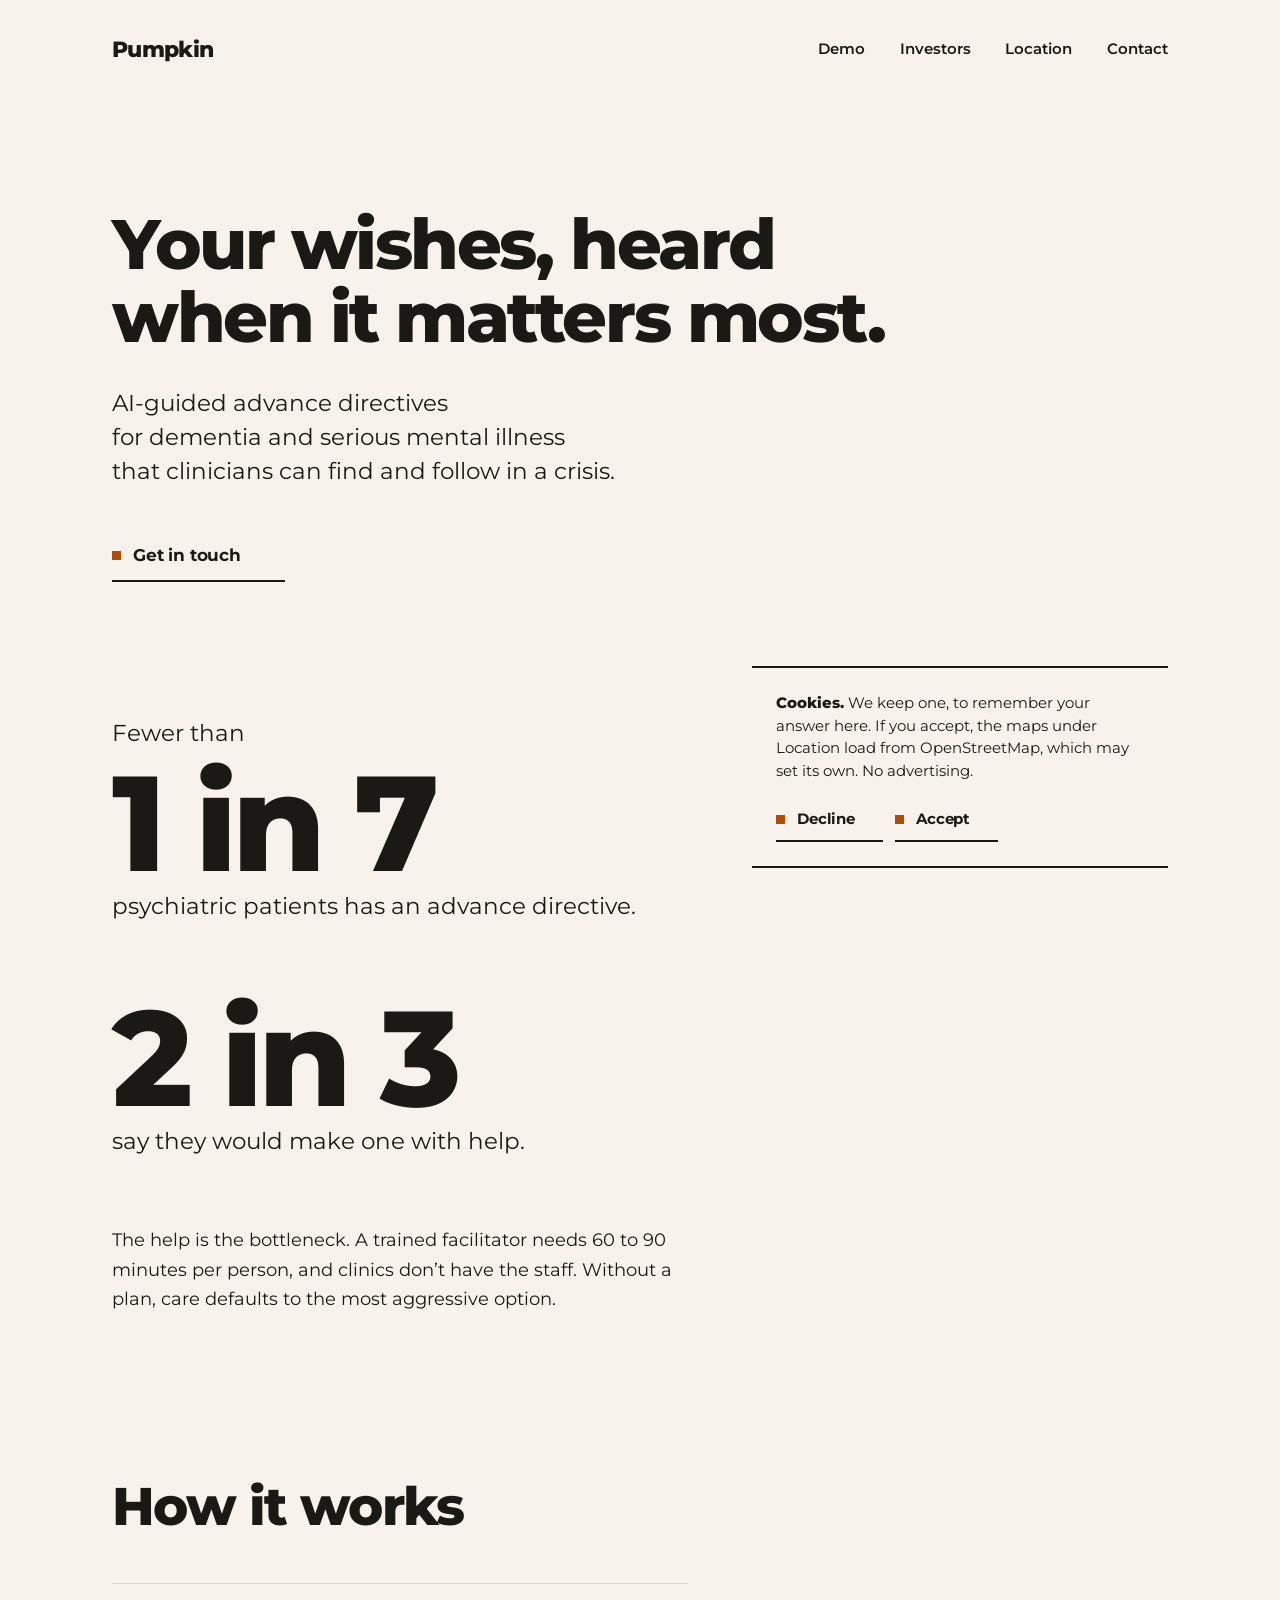
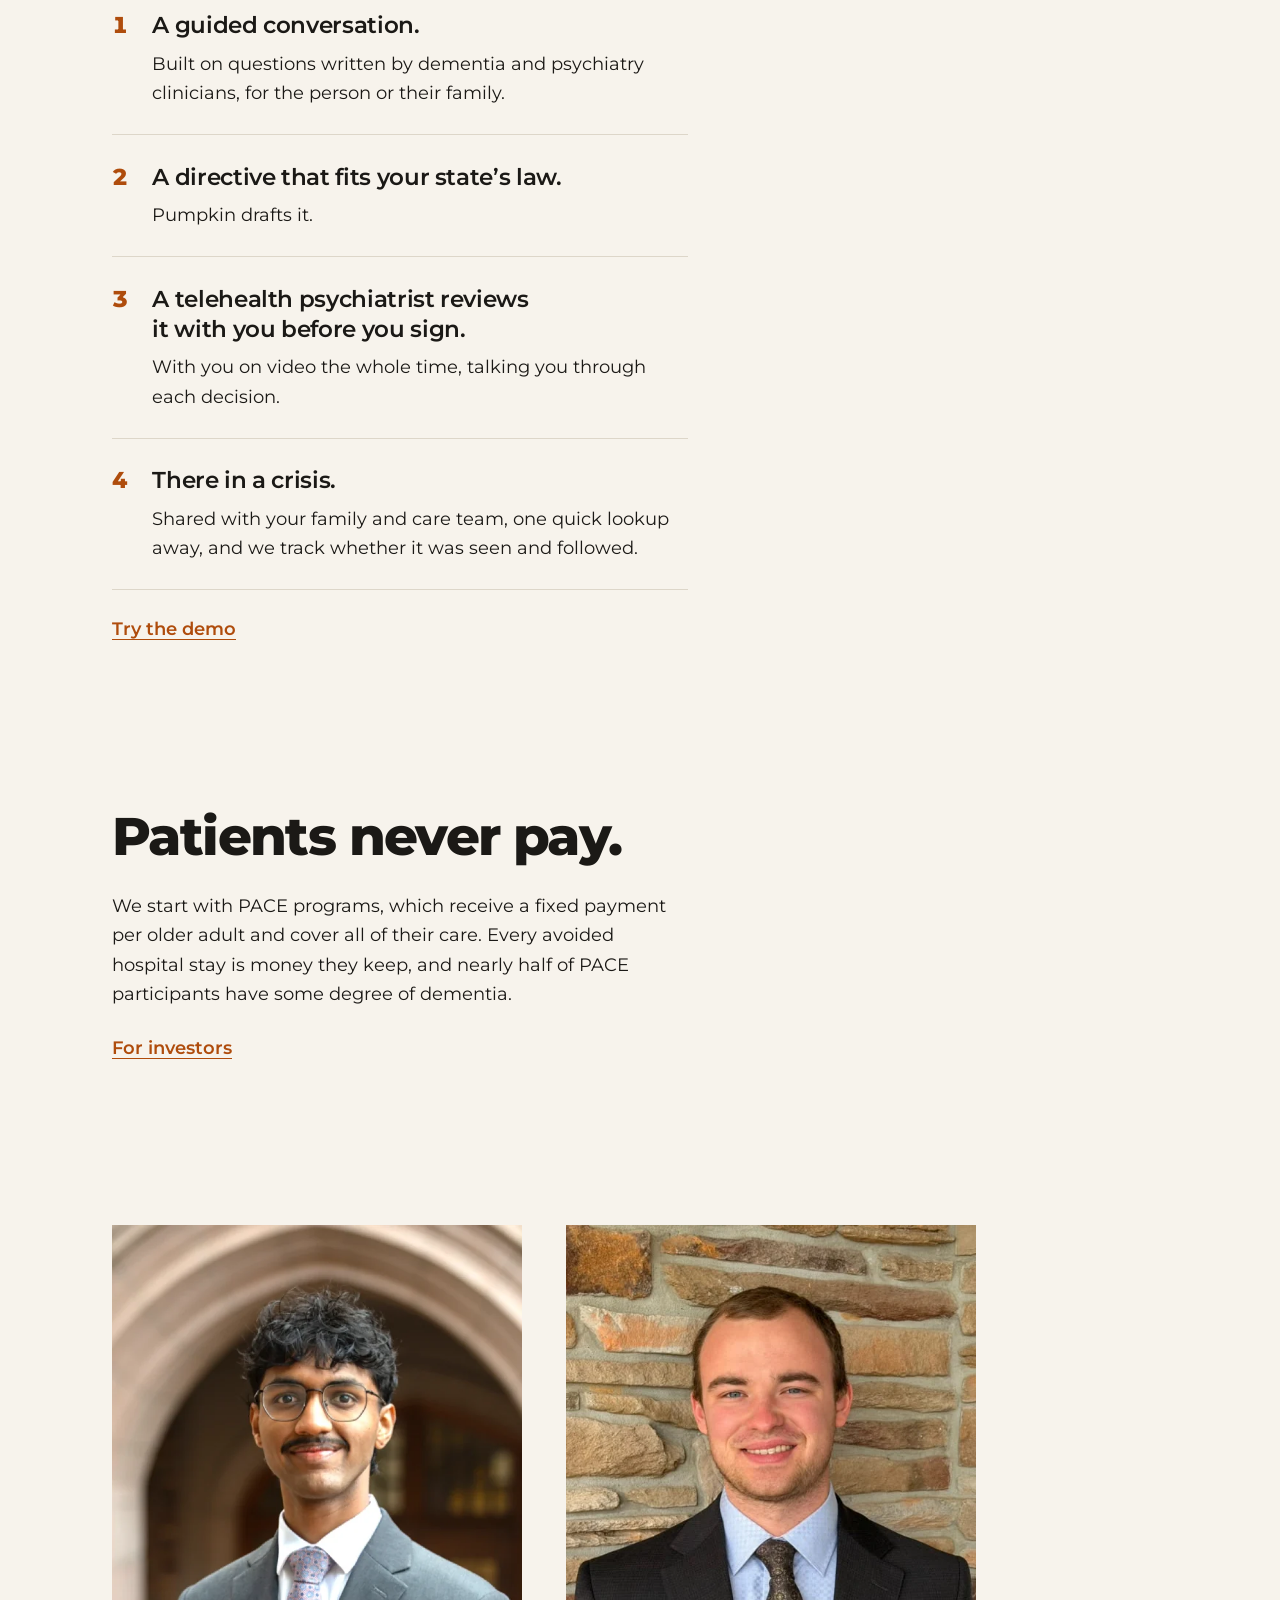
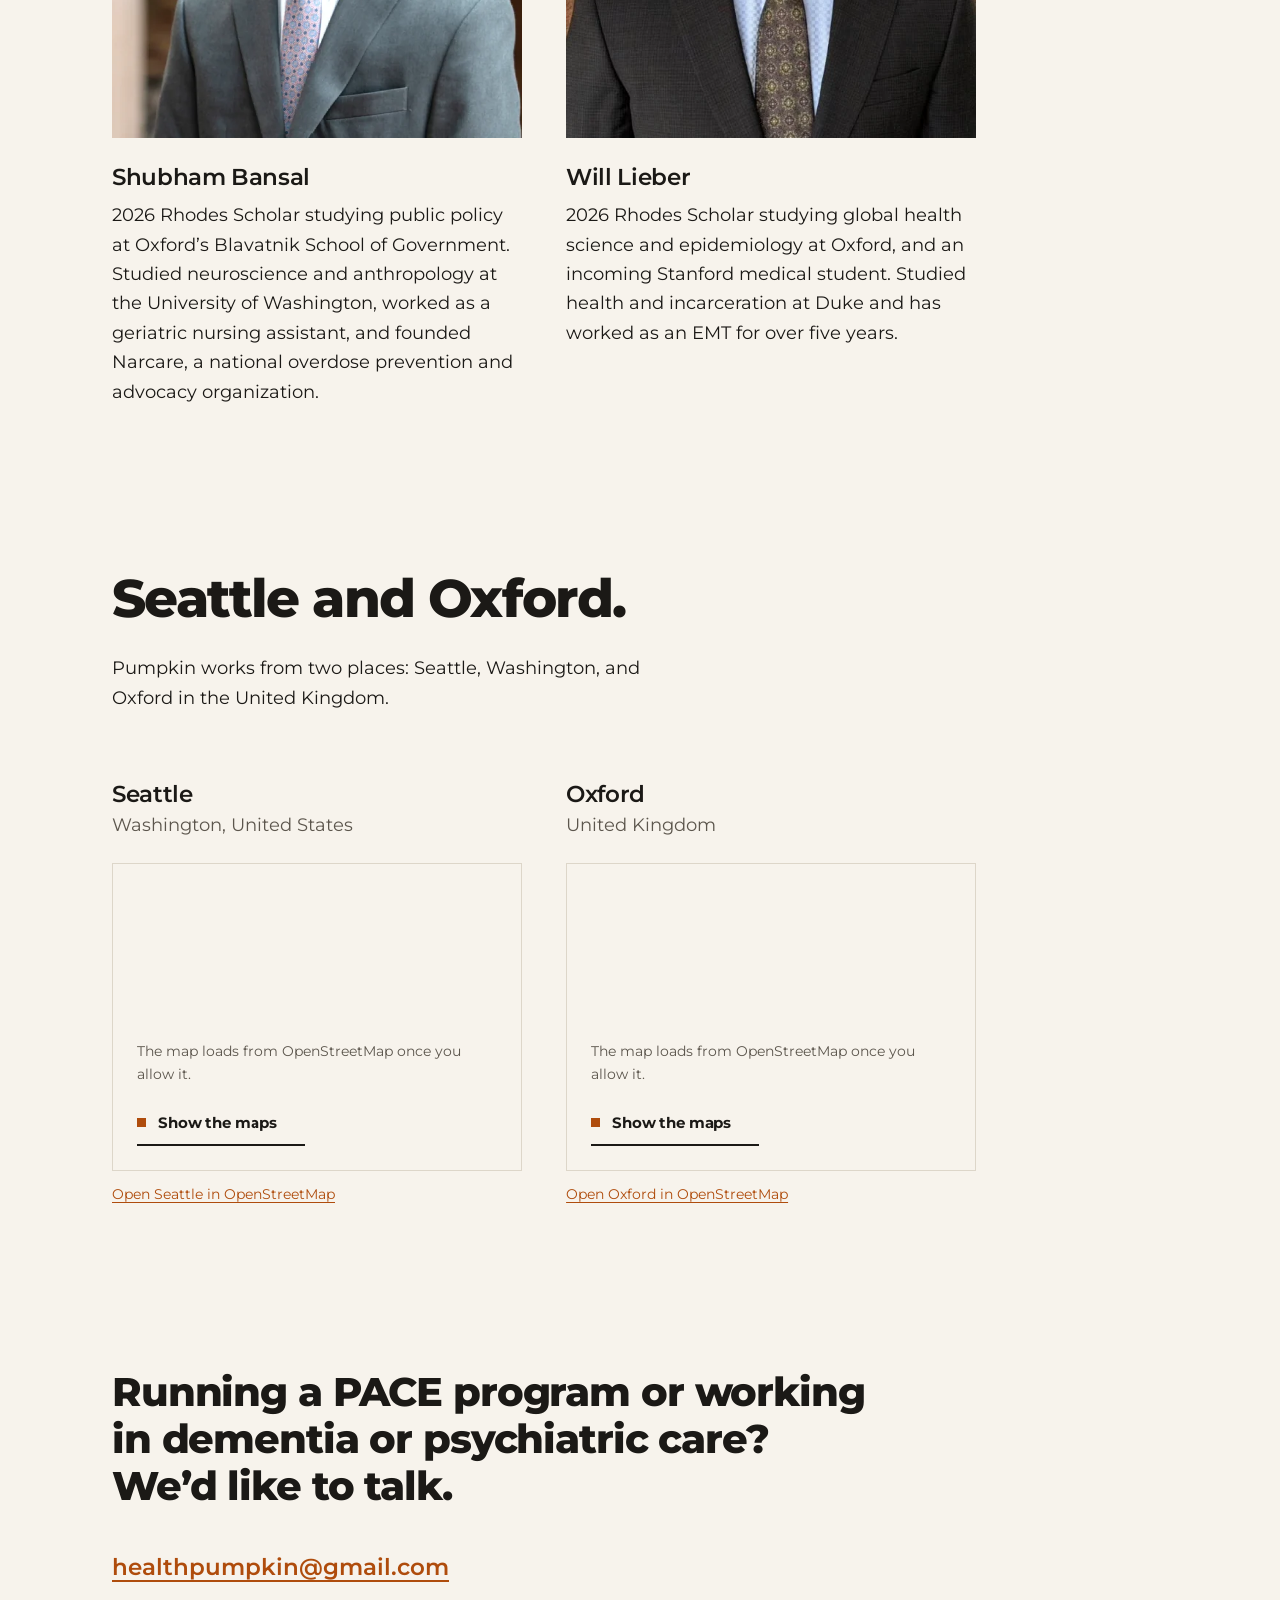
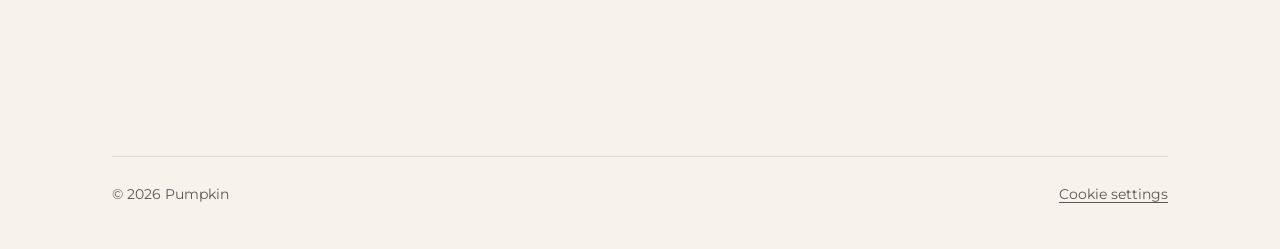
<file: index.html>
<!doctype html>
<html lang="en">
<head>
  <meta charset="utf-8">
  <meta name="viewport" content="width=device-width, initial-scale=1">
  <title>Pumpkin: Your wishes, heard when it matters most.</title>
  <meta name="description" content="AI-guided advance directives for dementia and serious mental illness that clinicians can find and follow in a crisis.">
  <meta name="color-scheme" content="light">
  <meta name="theme-color" content="#F7F3EC">
  <link rel="canonical" href="https://shubhambans.github.io/pumpkin/">
  <meta property="og:type" content="website">
  <meta property="og:url" content="https://shubhambans.github.io/pumpkin/">
  <meta property="og:title" content="Pumpkin: Your wishes, heard when it matters most.">
  <meta property="og:description" content="AI-guided advance directives for dementia and serious mental illness that clinicians can find and follow in a crisis.">
  <link rel="icon" href="data:image/svg+xml,%3Csvg xmlns='http://www.w3.org/2000/svg' viewBox='0 0 32 32'%3E%3Ccircle cx='16' cy='16' r='13' fill='%23AF4C0C'/%3E%3C/svg%3E">
  <link rel="preconnect" href="https://fonts.googleapis.com">
  <link rel="preconnect" href="https://fonts.gstatic.com" crossorigin>
  <link rel="stylesheet" href="https://fonts.googleapis.com/css2?family=Montserrat:wght@400..800&display=swap">
  <link rel="stylesheet" href="styles.css">
  <script src="site.js" defer></script>
</head>
<body>
  <a class="skip-link" href="#main">Skip to content</a>

  <header class="site-header page">
    <a class="wordmark" href="./">Pumpkin</a>
    <nav class="site-nav" aria-label="Primary">
      <ul role="list">
        <li><a href="demo.html">Demo</a></li>
        <li><a href="investors.html">Investors</a></li>
        <li><a href="#location">Location</a></li>
        <li><a href="#contact">Contact</a></li>
      </ul>
    </nav>
  </header>

  <main id="main">
    <section class="hero page" aria-labelledby="hero-title">
      <h1 id="hero-title">Your wishes, heard when it matters most.</h1>
      <p class="lead"><span>AI-guided advance directives</span> <span>for dementia and serious mental illness</span> <span>that clinicians can find and follow in a crisis.</span></p>
      <a class="button" href="mailto:healthpumpkin@gmail.com">Get in touch</a>
    </section>

    <section class="section problem page" aria-labelledby="problem-title">
      <h2 id="problem-title" class="visually-hidden">The problem</h2>
      <p class="figure">
        <span class="figure__text">Fewer than</span>
        <span class="figure__number">1 in 7</span>
        <span class="figure__text">psychiatric patients has an advance directive.</span>
      </p>
      <p class="figure">
        <span class="figure__number">2 in 3</span>
        <span class="figure__text">say they would make one with help.</span>
      </p>
      <p class="prose">The help is the bottleneck. A trained facilitator needs 60 to 90 minutes per person, and clinics don’t have the staff. Without a plan, care defaults to the most aggressive option.</p>
    </section>

    <section class="section page" id="how" aria-labelledby="how-title">
      <h2 id="how-title" class="title">How it works</h2>
      <ol class="steps" role="list">
        <li>
          <h3>A guided conversation.</h3>
          <p>Built on questions written by dementia and psychiatry clinicians, for the person or their family.</p>
        </li>
        <li>
          <h3>A directive that fits your state’s law.</h3>
          <p>Pumpkin drafts it.</p>
        </li>
        <li>
          <h3>A telehealth psychiatrist reviews it with you before you sign.</h3>
          <p>With you on video the whole time, talking you through each decision.</p>
        </li>
        <li>
          <h3>There in a crisis.</h3>
          <p>Shared with your family and care team, one quick lookup away, and we track whether it was seen and followed.</p>
        </li>
      </ol>
      <p class="more"><a href="demo.html">Try the demo</a></p>
    </section>

    <section class="section page" aria-labelledby="pays-title">
      <h2 id="pays-title" class="title">Patients never pay.</h2>
      <p class="prose">We start with PACE programs, which receive a fixed payment per older adult and cover all of their care. Every avoided hospital stay is money they keep, and nearly half of PACE participants have some degree of dementia.</p>
      <p class="more"><a href="investors.html">For investors</a></p>
    </section>

    <section class="section page" id="team" aria-labelledby="team-title">
      <h2 id="team-title" class="visually-hidden">Team</h2>
      <div class="pair">
        <article class="person">
          <img src="assets/shubham-bansal.webp" alt="Portrait of Shubham Bansal" width="640" height="800" loading="lazy" decoding="async">
          <h3 class="subhead">Shubham Bansal</h3>
          <p>2026 Rhodes Scholar studying public policy at Oxford’s Blavatnik School of Government. Studied neuroscience and anthropology at the University of Washington, worked as a geriatric nursing assistant, and founded Narcare, a national overdose prevention and advocacy organization.</p>
        </article>
        <article class="person">
          <img src="assets/will-lieber.webp" alt="Portrait of Will Lieber" width="560" height="700" loading="lazy" decoding="async">
          <h3 class="subhead">Will Lieber</h3>
          <p>2026 Rhodes Scholar studying global health science and epidemiology at Oxford, and an incoming Stanford medical student. Studied health and incarceration at Duke and has worked as an EMT for over five years.</p>
        </article>
      </div>
    </section>

    <section class="section page" id="location" aria-labelledby="location-title">
      <h2 id="location-title" class="title">Seattle and Oxford.</h2>
      <p class="prose">Pumpkin works from two places: Seattle, Washington, and Oxford in the United Kingdom.</p>
      <div class="pair">
        <article class="place">
          <h3 class="subhead">Seattle</h3>
          <p>Washington, United States</p>
          <div class="map" data-map="https://www.openstreetmap.org/export/embed.html?bbox=-122.44%2C47.53%2C-122.22%2C47.68&amp;layer=mapnik" data-map-title="Map of Seattle, Washington">
            <div class="map__ask">
              <p>The map loads from OpenStreetMap once you allow it.</p>
              <button type="button" class="button button--quiet button--small" data-map-show hidden>Show the maps</button>
            </div>
          </div>
          <p class="place__link"><a href="https://www.openstreetmap.org/#map=11/47.6062/-122.3321" rel="noopener">Open Seattle in OpenStreetMap</a></p>
        </article>
        <article class="place">
          <h3 class="subhead">Oxford</h3>
          <p>United Kingdom</p>
          <div class="map" data-map="https://www.openstreetmap.org/export/embed.html?bbox=-1.33%2C51.71%2C-1.18%2C51.79&amp;layer=mapnik" data-map-title="Map of Oxford, United Kingdom">
            <div class="map__ask">
              <p>The map loads from OpenStreetMap once you allow it.</p>
              <button type="button" class="button button--quiet button--small" data-map-show hidden>Show the maps</button>
            </div>
          </div>
          <p class="place__link"><a href="https://www.openstreetmap.org/#map=12/51.7520/-1.2577" rel="noopener">Open Oxford in OpenStreetMap</a></p>
        </article>
      </div>
    </section>

    <section class="section contact page" id="contact" aria-labelledby="contact-title">
      <h2 id="contact-title" class="statement">Running a PACE program or working in dementia or psychiatric care? <span>We’d like to talk.</span></h2>
      <p><a href="mailto:healthpumpkin@gmail.com">healthpumpkin@gmail.com</a></p>
    </section>
  </main>

  <footer class="site-footer page">
    <p>© 2026 Pumpkin</p>
    <button type="button" class="text-button" data-cookie-settings hidden>Cookie settings</button>
  </footer>
</body>
</html>
</file>
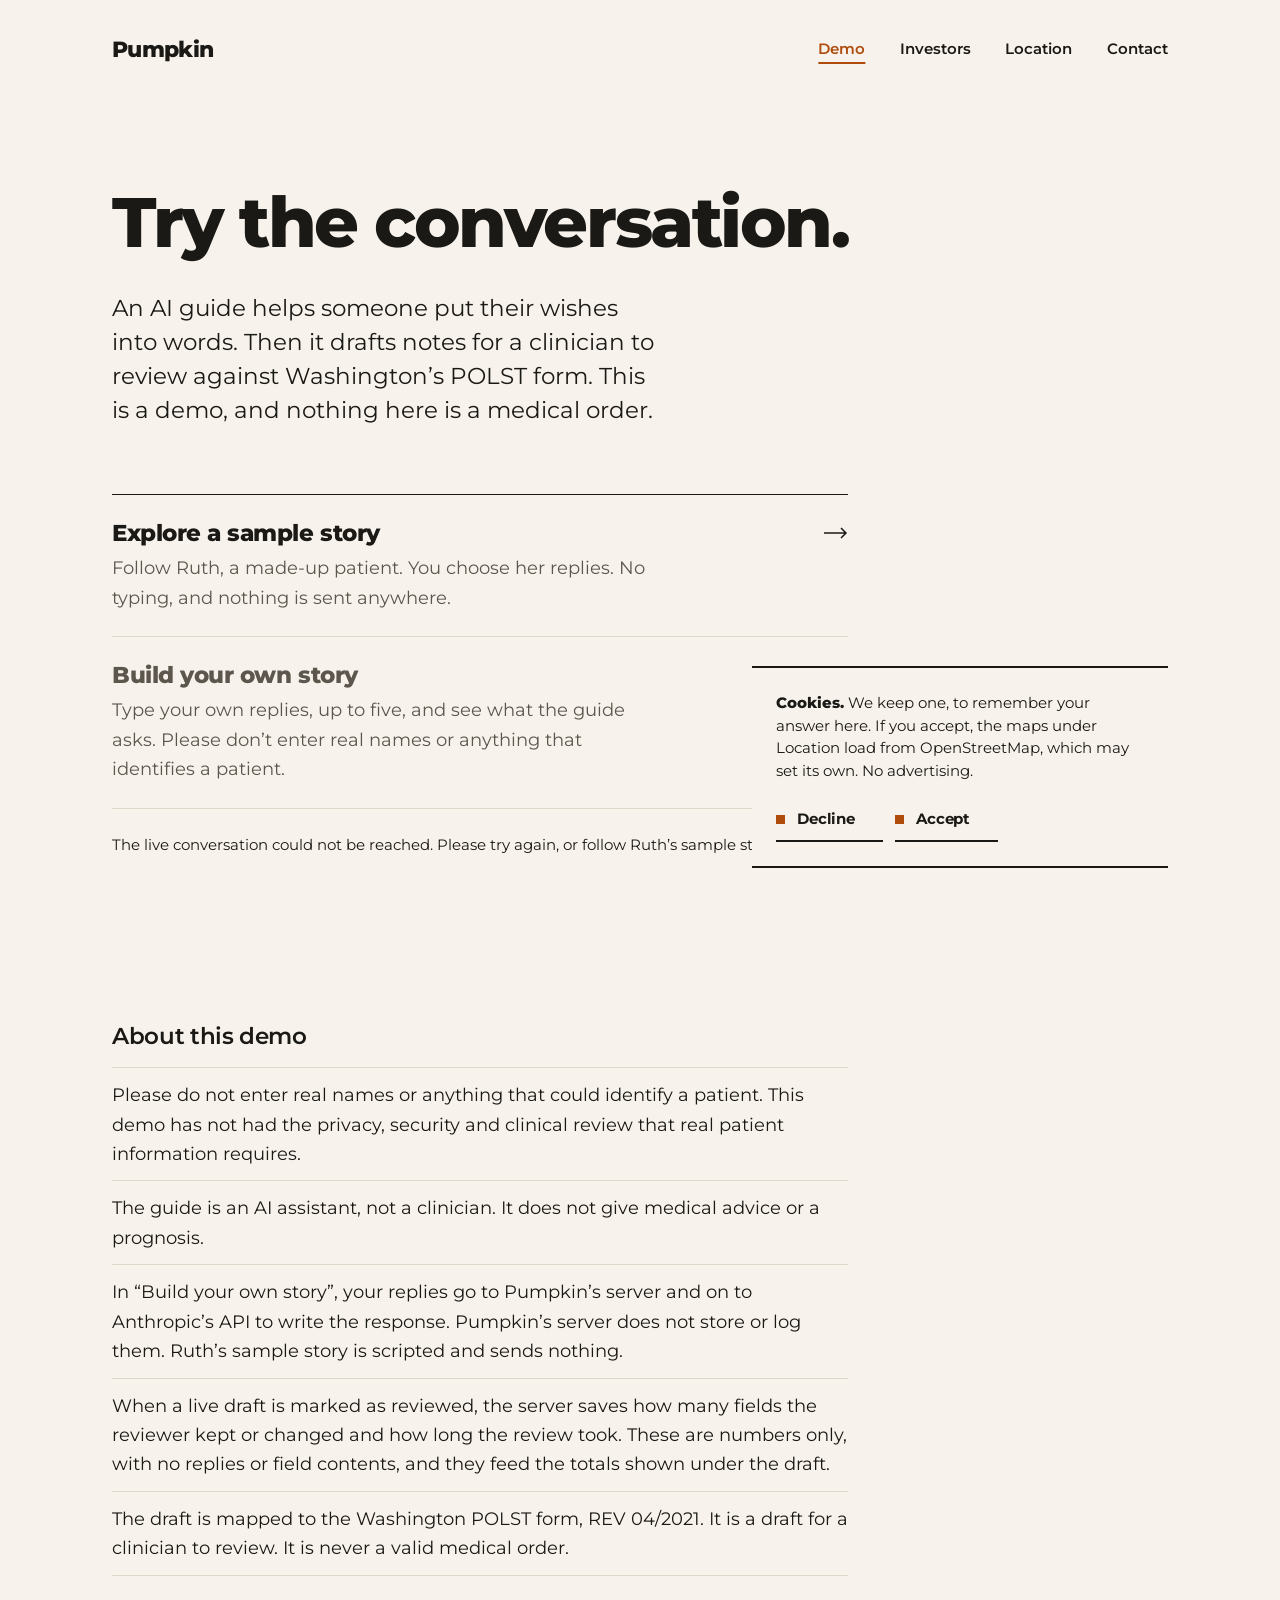
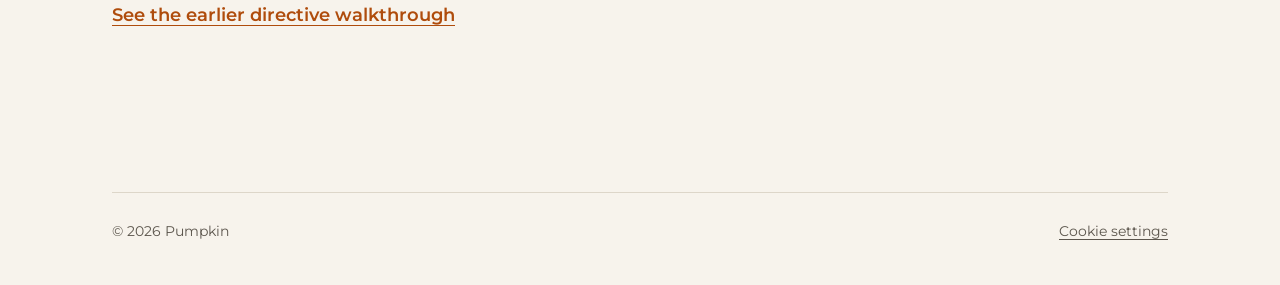
<file: demo.html>
<!doctype html>
<html lang="en">
<head>
  <meta charset="utf-8">
  <meta name="viewport" content="width=device-width, initial-scale=1">
  <title>Demo | Pumpkin</title>
  <meta name="description" content="Try the first step of a Pumpkin session: an AI guide helps someone put their wishes into words, then drafts notes for a clinician to review against Washington's POLST form. A demo, not a medical order.">
  <meta name="color-scheme" content="light">
  <meta name="theme-color" content="#F7F3EC">
  <link rel="canonical" href="https://shubhambans.github.io/pumpkin/demo.html">
  <meta property="og:type" content="website">
  <meta property="og:url" content="https://shubhambans.github.io/pumpkin/demo.html">
  <meta property="og:title" content="Demo | Pumpkin">
  <meta property="og:description" content="An AI guide helps someone put their wishes into words, then drafts notes for a clinician to review. A demo, not a medical order.">
  <link rel="icon" href="data:image/svg+xml,%3Csvg xmlns='http://www.w3.org/2000/svg' viewBox='0 0 32 32'%3E%3Ccircle cx='16' cy='16' r='13' fill='%23AF4C0C'/%3E%3C/svg%3E">
  <link rel="preconnect" href="https://fonts.googleapis.com">
  <link rel="preconnect" href="https://fonts.gstatic.com" crossorigin>
  <link rel="stylesheet" href="https://fonts.googleapis.com/css2?family=Montserrat:wght@400..800&display=swap">
  <link rel="stylesheet" href="styles.css">
  <link rel="stylesheet" href="polst.css">
  <script src="site.js" defer></script>
  <script src="config.js" defer></script>
  <script src="polst.js" defer></script>
</head>
<body class="paper">
  <a class="skip-link" href="#main">Skip to content</a>

  <header class="site-header page">
    <a class="wordmark" href="./">Pumpkin</a>
    <nav class="site-nav" aria-label="Primary">
      <ul role="list">
        <li><a href="demo.html" aria-current="page">Demo</a></li>
        <li><a href="investors.html">Investors</a></li>
        <li><a href="./#location">Location</a></li>
        <li><a href="./#contact">Contact</a></li>
      </ul>
    </nav>
  </header>

  <main id="main">
    <section class="hero hero--page page" aria-labelledby="page-title">
      <h1 id="page-title">Try the conversation.</h1>
      <p class="lead">An AI guide helps someone put their wishes into words. Then it drafts notes for a clinician to review against Washington’s POLST form. This is a demo, and nothing here is a medical order.</p>
    </section>

    <section class="section page polst" aria-label="Demo" data-polst>
      <noscript><p class="prose">This demo needs JavaScript. The <a href="directive.html">directive walkthrough</a> reads without it.</p></noscript>
    </section>

    <section class="section page polst-about" aria-labelledby="about-title">
      <h2 id="about-title" class="subhead">About this demo</h2>
      <ul class="polst-about__list" role="list">
        <li>Please do not enter real names or anything that could identify a patient. This demo has not had the privacy, security and clinical review that real patient information requires.</li>
        <li>The guide is an AI assistant, not a clinician. It does not give medical advice or a prognosis.</li>
        <li>In “Build your own story”, your replies go to Pumpkin’s server and on to Anthropic’s API to write the response. Pumpkin’s server does not store or log them. Ruth’s sample story is scripted and sends nothing.</li>
        <li>When a live draft is marked as reviewed, the server saves how many fields the reviewer kept or changed and how long the review took. These are numbers only, with no replies or field contents, and they feed the totals shown under the draft.</li>
        <li>The draft is mapped to the Washington POLST form, REV 04/2021. It is a draft for a clinician to review. It is never a valid medical order.</li>
      </ul>
      <p class="more"><a href="directive.html">See the earlier directive walkthrough</a></p>
    </section>
  </main>

  <footer class="site-footer page">
    <p>© 2026 Pumpkin</p>
    <button type="button" class="text-button" data-cookie-settings hidden>Cookie settings</button>
  </footer>
</body>
</html>
</file>
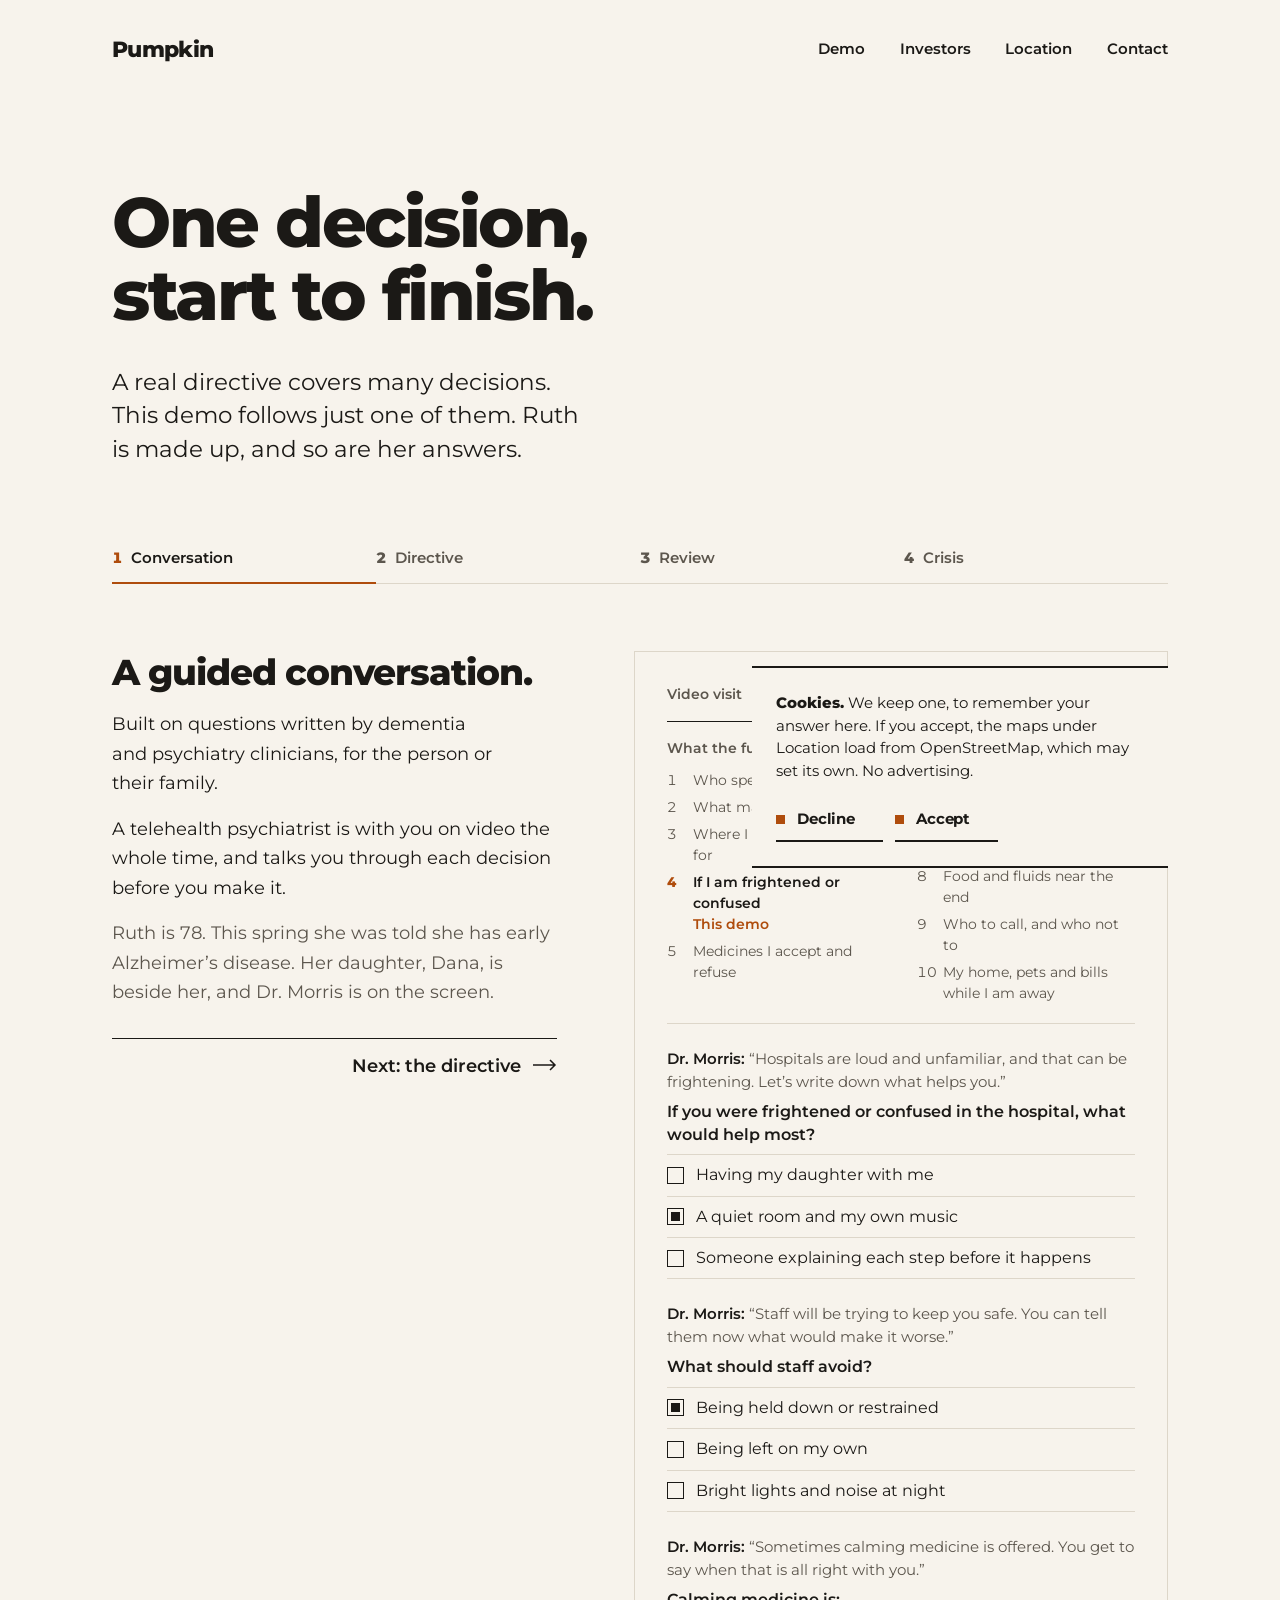
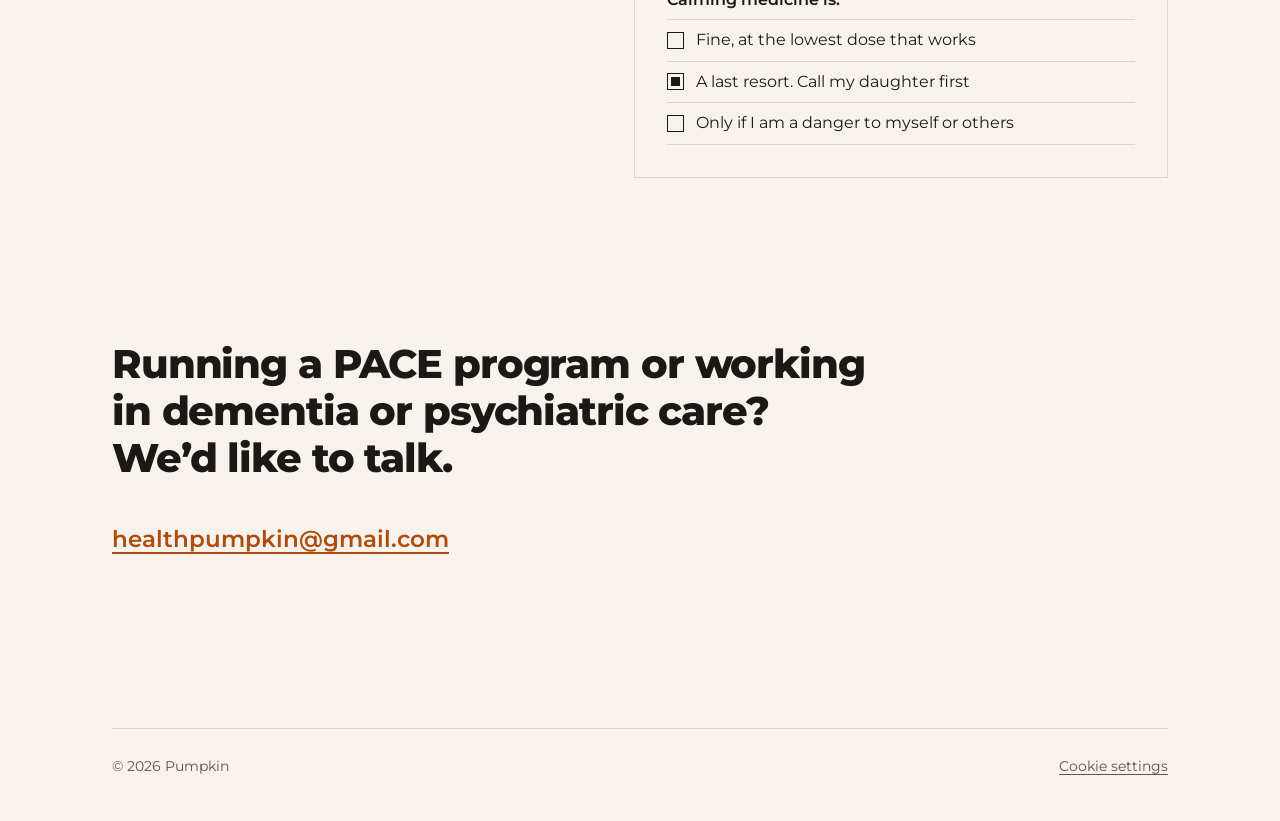
<file: directive.html>
<!doctype html>
<html lang="en">
<head>
  <meta charset="utf-8">
  <meta name="viewport" content="width=device-width, initial-scale=1">
  <title>Directive walkthrough | Pumpkin</title>
  <meta name="description" content="One decision from a Pumpkin session, start to finish: the conversation with a psychiatrist on video, the directive for your state, the review, and the night it is needed. The person and her answers are made up.">
  <meta name="color-scheme" content="light">
  <meta name="theme-color" content="#F7F3EC">
  <link rel="canonical" href="https://shubhambans.github.io/pumpkin/directive.html">
  <meta property="og:type" content="website">
  <meta property="og:url" content="https://shubhambans.github.io/pumpkin/directive.html">
  <meta property="og:title" content="Demo | Pumpkin">
  <meta property="og:description" content="One decision from a Pumpkin session, start to finish. The person and her answers are made up.">
  <link rel="icon" href="data:image/svg+xml,%3Csvg xmlns='http://www.w3.org/2000/svg' viewBox='0 0 32 32'%3E%3Ccircle cx='16' cy='16' r='13' fill='%23AF4C0C'/%3E%3C/svg%3E">
  <link rel="preconnect" href="https://fonts.googleapis.com">
  <link rel="preconnect" href="https://fonts.gstatic.com" crossorigin>
  <link rel="stylesheet" href="https://fonts.googleapis.com/css2?family=Montserrat:wght@400..800&display=swap">
  <link rel="stylesheet" href="styles.css">
  <link rel="stylesheet" href="demo.css">
  <script src="site.js" defer></script>
  <script src="demo.js" defer></script>
</head>
<body>
  <a class="skip-link" href="#main">Skip to content</a>

  <header class="site-header page">
    <a class="wordmark" href="./">Pumpkin</a>
    <nav class="site-nav" aria-label="Primary">
      <ul role="list">
        <li><a href="demo.html">Demo</a></li>
        <li><a href="investors.html">Investors</a></li>
        <li><a href="./#location">Location</a></li>
        <li><a href="./#contact">Contact</a></li>
      </ul>
    </nav>
  </header>

  <main id="main">
    <section class="hero hero--page page" aria-labelledby="page-title">
      <h1 id="page-title">One decision, start to finish.</h1>
      <p class="lead">A real directive covers many decisions. This demo follows just one of them. Ruth is made up, and so are her answers.</p>
    </section>

    <section class="section demo page" aria-label="Demo" data-demo>
      <ol class="demo__steps" role="list" hidden>
        <li><button type="button" data-go="0"><b>1</b> <span>Conversation</span></button></li>
        <li><button type="button" data-go="1"><b>2</b> <span>Directive</span></button></li>
        <li><button type="button" data-go="2"><b>3</b> <span>Review</span></button></li>
        <li><button type="button" data-go="3"><b>4</b> <span>Crisis</span></button></li>
      </ol>

      <!-- 1. The conversation -->
      <article class="demo__panel" data-panel aria-labelledby="demo-1">
        <div class="demo__side">
          <div class="demo__text">
            <h2 id="demo-1" class="statement" tabindex="-1">A guided conversation.</h2>
            <p>Built on questions written by dementia and psychiatry clinicians, for the person or their family.</p>
            <p>A telehealth psychiatrist is with you on video the whole time, and talks you through each decision before you make it.</p>
            <p class="demo__scene">Ruth is 78. This spring she was told she has early Alzheimer’s disease. Her daughter, Dana, is beside her, and Dr. Morris is on the screen.</p>
          </div>
          <div class="pager" hidden>
            <button type="button" class="pager__next" data-next>Next: the directive <svg viewBox="0 0 24 12" width="24" height="12" aria-hidden="true"><path d="M0 6h22M17 1l5 5-5 5"/></svg></button>
          </div>
        </div>
        <form class="sheet" aria-label="Sample session" data-answers>
          <div class="sheet__head">
            <p class="sheet__label">Video visit</p>
            <p class="sheet__people"><strong>Dr. Morris</strong>, psychiatrist, with Ruth and Dana</p>
          </div>

          <div class="outline">
            <p class="sheet__label">What the full conversation covers</p>
            <ol class="outline__list" role="list">
              <li>Who speaks for me</li>
              <li>What matters most to me</li>
              <li>Where I want to be cared for</li>
              <li class="is-here">If I am frightened or confused <span class="outline__here">This demo</span></li>
              <li>Medicines I accept and refuse</li>
              <li>Hospital stays and emergency care</li>
              <li>Life support and resuscitation</li>
              <li>Food and fluids near the end</li>
              <li>Who to call, and who not to</li>
              <li>My home, pets and bills while I am away</li>
            </ol>
          </div>

          <div class="part">
            <p class="says"><strong>Dr. Morris:</strong> “Hospitals are loud and unfamiliar, and that can be frightening. Let’s write down what helps you.”</p>
            <fieldset>
              <legend>If you were frightened or confused in the hospital, what would help most?</legend>
              <label class="option"><input type="radio" name="calm" value="0"> Having my daughter with me</label>
              <label class="option"><input type="radio" name="calm" value="1" checked> A quiet room and my own music</label>
              <label class="option"><input type="radio" name="calm" value="2"> Someone explaining each step before it happens</label>
            </fieldset>
          </div>

          <div class="part">
            <p class="says"><strong>Dr. Morris:</strong> “Staff will be trying to keep you safe. You can tell them now what would make it worse.”</p>
            <fieldset>
              <legend>What should staff avoid?</legend>
              <label class="option"><input type="radio" name="avoid" value="0" checked> Being held down or restrained</label>
              <label class="option"><input type="radio" name="avoid" value="1"> Being left on my own</label>
              <label class="option"><input type="radio" name="avoid" value="2"> Bright lights and noise at night</label>
            </fieldset>
          </div>

          <div class="part">
            <p class="says"><strong>Dr. Morris:</strong> “Sometimes calming medicine is offered. You get to say when that is all right with you.”</p>
            <fieldset>
              <legend>Calming medicine is:</legend>
              <label class="option"><input type="radio" name="meds" value="0"> Fine, at the lowest dose that works</label>
              <label class="option"><input type="radio" name="meds" value="1" checked> A last resort. Call my daughter first</label>
              <label class="option"><input type="radio" name="meds" value="2"> Only if I am a danger to myself or others</label>
            </fieldset>
          </div>
        </form>
      </article>

      <!-- 2. The directive -->
      <article class="demo__panel" data-panel aria-labelledby="demo-2">
        <div class="demo__side">
          <div class="demo__text">
            <h2 id="demo-2" class="statement" tabindex="-1">A directive that fits your state’s law.</h2>
            <p>Pumpkin drafts it.</p>
            <p class="demo__scene">Ruth’s words go into the form her state recognizes. Choose another state and the document changes with it: its name, the law behind it, what the person who speaks for her is called, and how it has to be signed.</p>
          </div>
          <div class="pager" hidden>
            <button type="button" class="pager__back" data-back>Back</button>
            <button type="button" class="pager__next" data-next>Next: the review <svg viewBox="0 0 24 12" width="24" height="12" aria-hidden="true"><path d="M0 6h22M17 1l5 5-5 5"/></svg></button>
          </div>
        </div>
        <div class="sheet">
          <div class="states" role="radiogroup" aria-labelledby="states-label" data-states hidden>
            <p class="sheet__label" id="states-label">Ruth lives in</p>
            <label><input type="radio" name="state" value="Washington" checked> Washington</label>
            <label><input type="radio" name="state" value="Oregon"> Oregon</label>
            <label><input type="radio" name="state" value="California"> California</label>
            <label><input type="radio" name="state" value="Texas"> Texas</label>
            <label><input type="radio" name="state" value="New York"> New York</label>
            <label><input type="radio" name="state" value="Florida"> Florida</label>
          </div>
          <p class="doc__law"><span data-state-law>RCW 70.122</span>, <span data-status>draft</span></p>
          <h3 class="doc__title" data-state-title>Health Care Directive</h3>
          <p class="doc__who">Ruth A.</p>
          <dl class="wishes">
            <div>
              <dt data-state-voice>My health care agent</dt>
              <dd>My daughter, Dana.</dd>
            </div>
            <div>
              <dt>If I am frightened or confused</dt>
              <dd data-wish="calm">Please give me a quiet room and play my own music.</dd>
              <dd data-wish="avoid">Do not hold me down or restrain me.</dd>
              <dd data-wish="meds">Calming medicine is a last resort. Call my daughter first.</dd>
            </div>
            <div class="wishes__rest">
              <dt>Eight more sections</dt>
              <dd>Left out of this demo.</dd>
            </div>
            <div>
              <dt>To be valid in <span data-state-name>Washington</span></dt>
              <dd data-state-signing>Signed before two witnesses or a notary.</dd>
              <dd data-state-note>Wishes about psychiatric care can go in a separate Mental Health Advance Directive.</dd>
            </div>
          </dl>
          <p class="sheet__note">Simplified for this demo. Not legal advice.</p>
        </div>
      </article>

      <!-- 3. The review -->
      <article class="demo__panel" data-panel aria-labelledby="demo-3">
        <div class="demo__side">
          <div class="demo__text">
            <h2 id="demo-3" class="statement" tabindex="-1">A telehealth psychiatrist reviews it with you before you sign.</h2>
            <p class="demo__scene">Dr. Morris has been on the call from the first question. Before anything is signed she reads the directive back, asks Ruth to explain each choice in her own words, and answers Dana’s questions.</p>
          </div>
          <div class="pager" hidden>
            <button type="button" class="pager__back" data-back>Back</button>
            <button type="button" class="pager__next" data-next>Next: the crisis <svg viewBox="0 0 24 12" width="24" height="12" aria-hidden="true"><path d="M0 6h22M17 1l5 5-5 5"/></svg></button>
          </div>
        </div>
        <div class="sheet">
          <p class="sheet__label">Review with Dr. Morris, psychiatrist</p>
          <ul class="checks" role="list">
            <li>Read back in plain language</li>
            <li>Ruth explains each choice in her own words</li>
            <li>Dana’s questions answered</li>
            <li>Ruth confirms these are her wishes</li>
          </ul>
          <button type="button" class="signline" data-sign hidden>Sign here</button>
          <p class="signline signline--done" data-signed><strong>Ruth A.</strong></p>
          <p class="sheet__note" data-signed-note>Signed on the call with Dr. Morris. Then, as <span data-state-name>Washington</span> requires: <span data-state-rule>two witnesses or a notary</span>.</p>
        </div>
      </article>

      <!-- 4. The crisis -->
      <article class="demo__panel" data-panel aria-labelledby="demo-4">
        <div class="demo__side">
          <div class="demo__text">
            <h2 id="demo-4" class="statement" tabindex="-1">There in a crisis.</h2>
            <p>Shared with your family and care team, one quick lookup away, and we track whether it was seen and followed.</p>
            <p class="demo__scene">Three months later, 2:10 am. Ruth is brought to an emergency department across town, frightened and unable to say why she is there. Dana’s phone is off. No one on shift has met her.</p>
            <p class="demo__stakes">Without a plan, care defaults to the most aggressive option.</p>
          </div>
          <div class="pager" hidden>
            <button type="button" class="pager__back" data-back>Back</button>
            <button type="button" class="pager__next" data-restart>Start over</button>
          </div>
        </div>
        <div class="sheet">
          <p class="sheet__label">Emergency department, 2:10 am</p>
          <div class="lookup">
            <p class="lookup__who">Ruth A., 78</p>
            <button type="button" class="lookup__go" data-lookup hidden>Look her up</button>
          </div>
          <p class="sheet__found"><span data-unknown hidden>Nothing on file. No one here knows her.</span><span data-found>Advance directive on file, reviewed and signed.</span></p>
          <dl class="known">
            <div>
              <dt>Who can speak for her</dt>
              <dd><span data-unknown hidden>Not known</span><span data-found>Dana, her daughter. Call first.</span></dd>
            </div>
            <div>
              <dt>What calms her</dt>
              <dd><span data-unknown hidden>Not known</span><span data-found data-team="calm">A quiet room and her own music.</span></dd>
            </div>
            <div>
              <dt>What to avoid</dt>
              <dd><span data-unknown hidden>Not known</span><span data-found data-team="avoid">Holding her down or restraining her.</span></dd>
            </div>
            <div>
              <dt>Calming medicine</dt>
              <dd><span data-unknown hidden>Not known</span><span data-found data-team="meds">A last resort. Call her daughter first.</span></dd>
            </div>
          </dl>
          <dl class="log" data-result>
            <div>
              <dt>Shared with</dt>
              <dd>Dana and Ruth’s care team</dd>
            </div>
            <div>
              <dt>Seen</dt>
              <dd>2:14 am, by the emergency clinician</dd>
            </div>
            <div>
              <dt>Followed</dt>
              <dd>Yes</dd>
            </div>
          </dl>
        </div>
      </article>
    </section>

    <section class="section contact page" aria-labelledby="contact-title">
      <h2 id="contact-title" class="statement">Running a PACE program or working in dementia or psychiatric care? <span>We’d like to talk.</span></h2>
      <p><a href="mailto:healthpumpkin@gmail.com">healthpumpkin@gmail.com</a></p>
    </section>
  </main>

  <footer class="site-footer page">
    <p>© 2026 Pumpkin</p>
    <button type="button" class="text-button" data-cookie-settings hidden>Cookie settings</button>
  </footer>
</body>
</html>
</file>
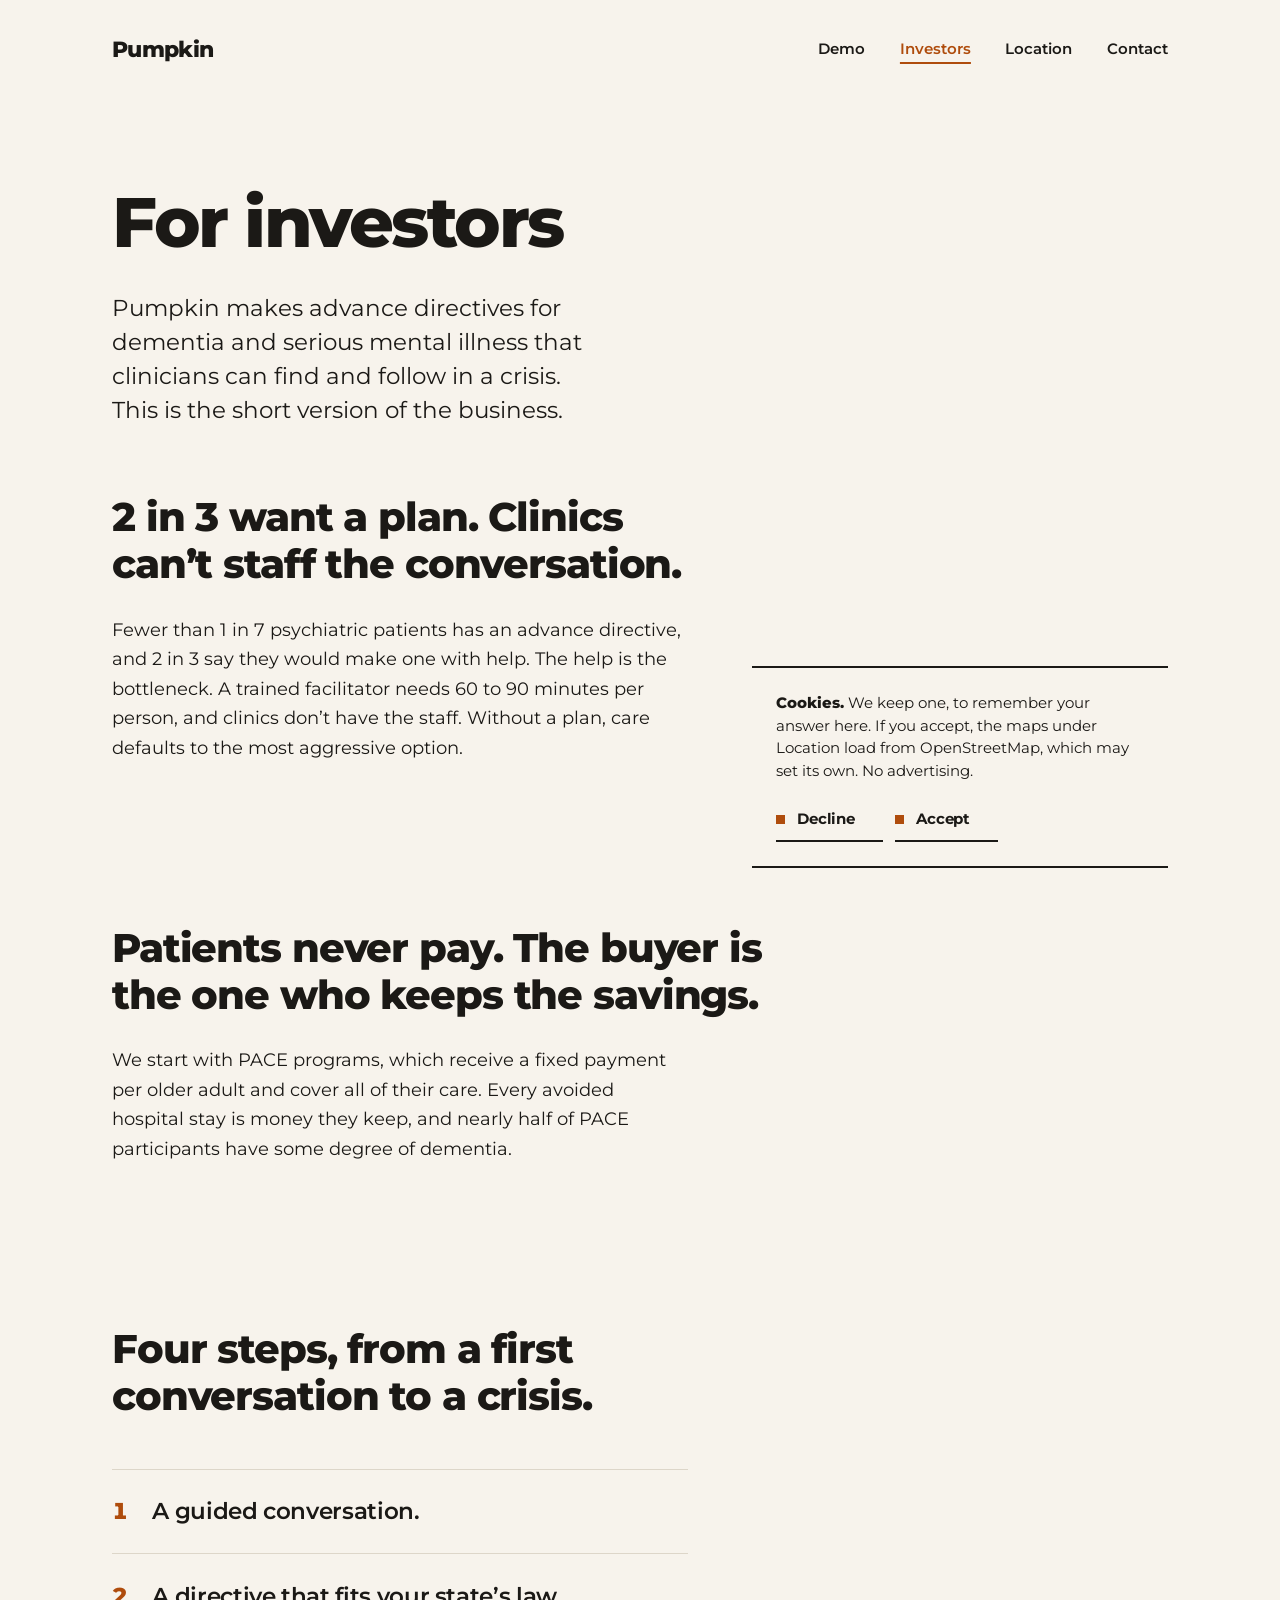
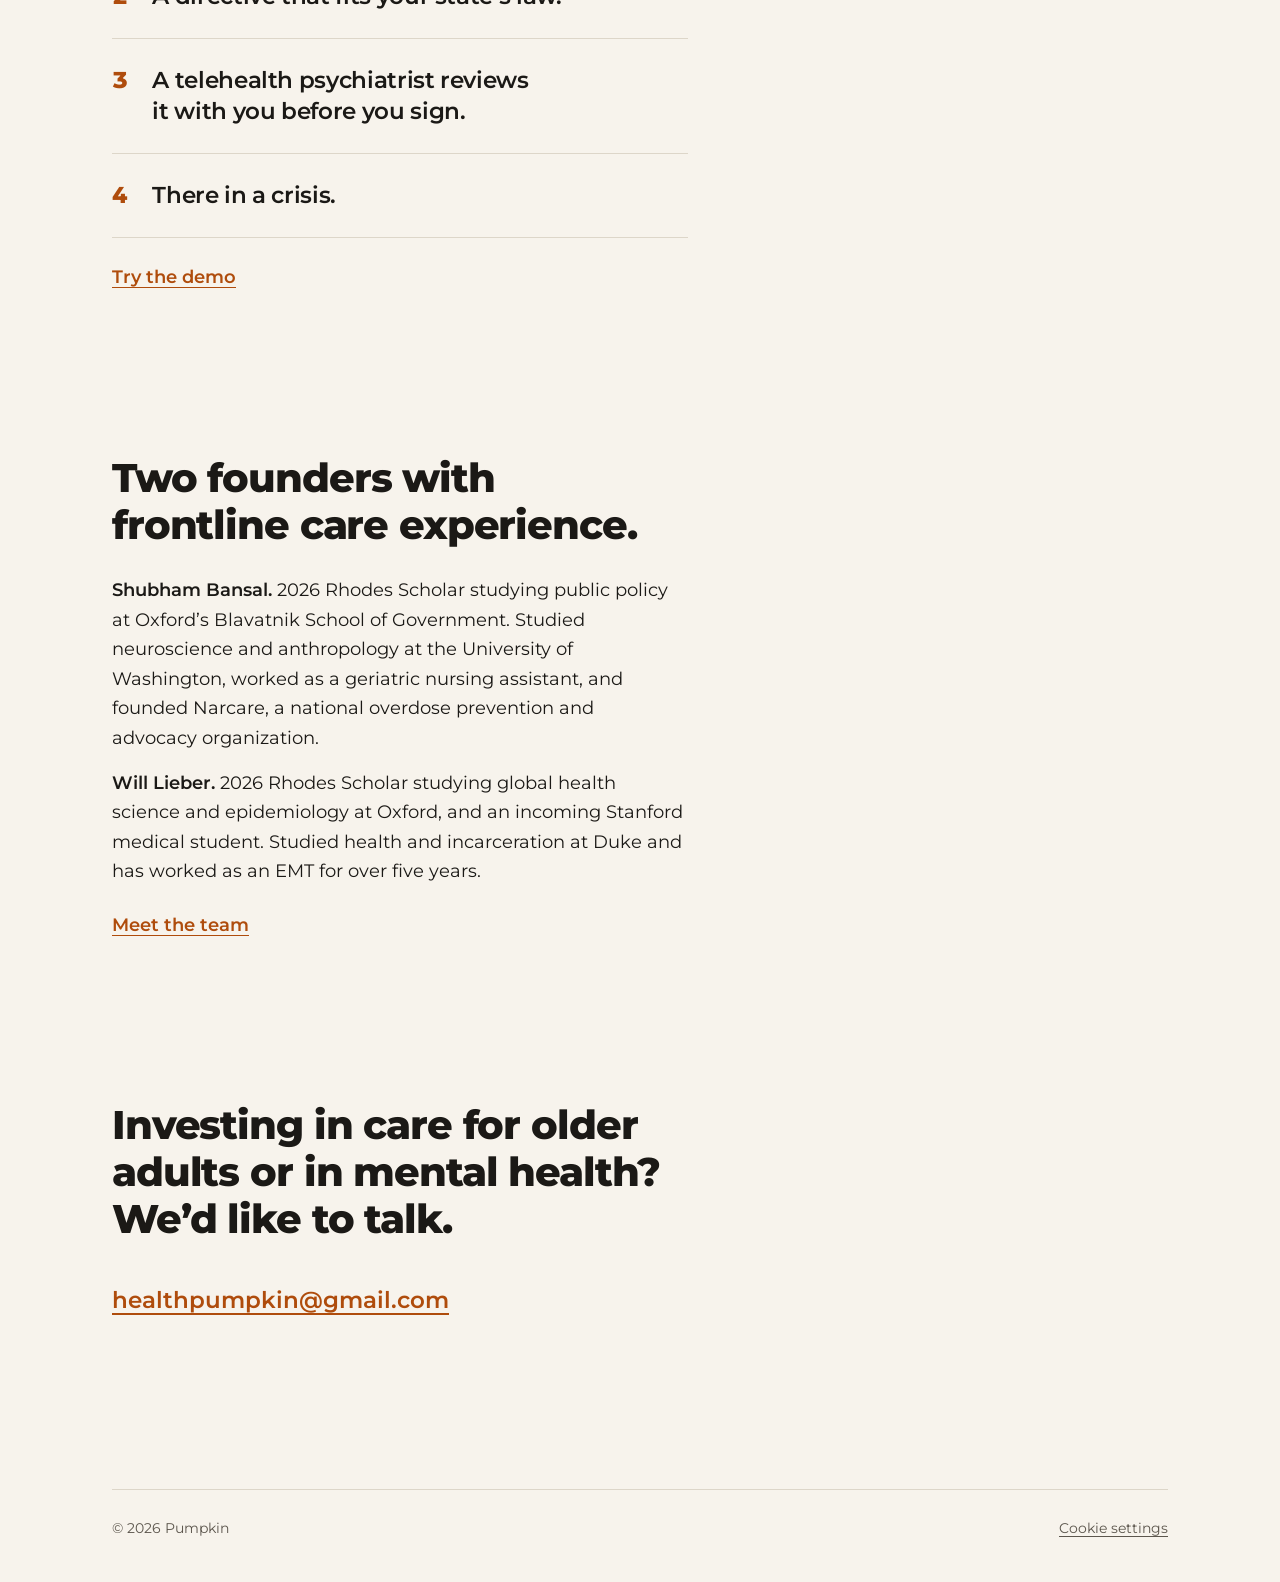
<file: investors.html>
<!doctype html>
<html lang="en">
<head>
  <meta charset="utf-8">
  <meta name="viewport" content="width=device-width, initial-scale=1">
  <title>For investors | Pumpkin</title>
  <meta name="description" content="The short version of the business: the gap in advance care planning, who pays, how Pumpkin works, and the team.">
  <meta name="color-scheme" content="light">
  <meta name="theme-color" content="#F7F3EC">
  <link rel="canonical" href="https://shubhambans.github.io/pumpkin/investors.html">
  <meta property="og:type" content="website">
  <meta property="og:url" content="https://shubhambans.github.io/pumpkin/investors.html">
  <meta property="og:title" content="For investors | Pumpkin">
  <meta property="og:description" content="The short version of the business: the gap in advance care planning, who pays, how Pumpkin works, and the team.">
  <link rel="icon" href="data:image/svg+xml,%3Csvg xmlns='http://www.w3.org/2000/svg' viewBox='0 0 32 32'%3E%3Ccircle cx='16' cy='16' r='13' fill='%23AF4C0C'/%3E%3C/svg%3E">
  <link rel="preconnect" href="https://fonts.googleapis.com">
  <link rel="preconnect" href="https://fonts.gstatic.com" crossorigin>
  <link rel="stylesheet" href="https://fonts.googleapis.com/css2?family=Montserrat:wght@400..800&display=swap">
  <link rel="stylesheet" href="styles.css">
  <script src="site.js" defer></script>
</head>
<body>
  <a class="skip-link" href="#main">Skip to content</a>

  <header class="site-header page">
    <a class="wordmark" href="./">Pumpkin</a>
    <nav class="site-nav" aria-label="Primary">
      <ul role="list">
        <li><a href="demo.html">Demo</a></li>
        <li><a href="investors.html" aria-current="page">Investors</a></li>
        <li><a href="./#location">Location</a></li>
        <li><a href="./#contact">Contact</a></li>
      </ul>
    </nav>
  </header>

  <main id="main">
    <section class="hero hero--page page" aria-labelledby="page-title">
      <h1 id="page-title">For investors</h1>
      <p class="lead">Pumpkin makes advance directives for dementia and serious mental illness that clinicians can find and follow in a crisis. This is the short version of the business.</p>
    </section>

    <section class="section page" aria-labelledby="gap-title">
      <h2 id="gap-title" class="statement">2 in 3 want a plan. Clinics can’t staff the conversation.</h2>
      <p class="prose">Fewer than 1 in 7 psychiatric patients has an advance directive, and 2 in 3 say they would make one with help. The help is the bottleneck. A trained facilitator needs 60 to 90 minutes per person, and clinics don’t have the staff. Without a plan, care defaults to the most aggressive option.</p>
    </section>

    <section class="section page" aria-labelledby="buyer-title">
      <h2 id="buyer-title" class="statement">Patients never pay. The buyer is the one who keeps the savings.</h2>
      <p class="prose">We start with PACE programs, which receive a fixed payment per older adult and cover all of their care. Every avoided hospital stay is money they keep, and nearly half of PACE participants have some degree of dementia.</p>
    </section>

    <section class="section page" aria-labelledby="product-title">
      <h2 id="product-title" class="statement">Four steps, from a first conversation to a crisis.</h2>
      <ol class="steps" role="list">
        <li><h3>A guided conversation.</h3></li>
        <li><h3>A directive that fits your state’s law.</h3></li>
        <li><h3>A telehealth psychiatrist reviews it with you before you sign.</h3></li>
        <li><h3>There in a crisis.</h3></li>
      </ol>
      <p class="more"><a href="demo.html">Try the demo</a></p>
    </section>

    <section class="section page" aria-labelledby="founders-title">
      <h2 id="founders-title" class="statement">Two founders with frontline care experience.</h2>
      <p class="prose"><strong>Shubham Bansal.</strong> 2026 Rhodes Scholar studying public policy at Oxford’s Blavatnik School of Government. Studied neuroscience and anthropology at the University of Washington, worked as a geriatric nursing assistant, and founded Narcare, a national overdose prevention and advocacy organization.</p>
      <p class="prose"><strong>Will Lieber.</strong> 2026 Rhodes Scholar studying global health science and epidemiology at Oxford, and an incoming Stanford medical student. Studied health and incarceration at Duke and has worked as an EMT for over five years.</p>
      <p class="more"><a href="./#team">Meet the team</a></p>
    </section>

    <section class="section contact page" aria-labelledby="contact-title">
      <h2 id="contact-title" class="statement">Investing in care for older adults or in mental health? <span>We’d like to talk.</span></h2>
      <p><a href="mailto:healthpumpkin@gmail.com?subject=Investor%20conversation">healthpumpkin@gmail.com</a></p>
    </section>
  </main>

  <footer class="site-footer page">
    <p>© 2026 Pumpkin</p>
    <button type="button" class="text-button" data-cookie-settings hidden>Cookie settings</button>
  </footer>
</body>
</html>
</file>
<file: styles.css>
/* Pumpkin
   One typeface (Montserrat), one accent, one left axis. Shared by every page.
   The rules that keep it plain (no fills, no rounded corners) are at the end. */

/* Metric-matched fallback, so text does not jump when Montserrat arrives. */
@font-face {
  font-family: "Montserrat Fallback";
  src: local("Arial");
  size-adjust: 113%;
  ascent-override: 85.7%;
  descent-override: 22.2%;
  line-gap-override: 0%;
}

:root {
  color-scheme: light;

  /* Colour */
  --paper: #F7F3EC;
  --sheet: #FFFDF9;
  --ink: #1B1916;
  --ink-lift: #3A352E;
  --ink-soft: #5C564D;
  --accent: #AF4C0C;
  --accent-deep: #8C3B08;
  --rule: #DDD6C9;

  /* Type. A perfect fourth from an 18px body: 14, 18, 24, 43, 57, 76, 135. */
  --font: "Montserrat", "Montserrat Fallback", "Helvetica Neue", Arial, sans-serif;
  --fs-small: 0.875rem;
  --fs-body: clamp(1.0625rem, 1.0405rem + 0.094vw, 1.125rem);
  --fs-lead: clamp(1.25rem, 1.162rem + 0.376vw, 1.5rem);
  --fs-statement: clamp(1.625rem, 1.251rem + 1.596vw, 2.6875rem);
  --fs-h2: clamp(2rem, 1.45rem + 2.347vw, 3.5625rem);
  --fs-h1: clamp(2.375rem, 1.539rem + 3.568vw, 4.75rem);
  --fs-figure: 8.4375rem;

  /* Space. 8px unit. */
  --s-1: 0.5rem;
  --s-2: 1rem;
  --s-3: 1.5rem;
  --s-4: 2rem;
  --s-5: 3rem;
  --gutter: clamp(1.25rem, 5vw, 4rem);
  --section: clamp(5.5rem, 3.4rem + 8.5vw, 11rem);
  --block: clamp(2.5rem, 1.8rem + 3vw, 4.5rem);
  --page: 66rem;
  --measure: 36rem; /* about 66 characters of body text */

  --radius: 6px;
  --ease-out: cubic-bezier(0.16, 1, 0.3, 1);
}

/* Base */

*,
*::before,
*::after {
  box-sizing: border-box;
}

[hidden] {
  display: none !important;
}

html {
  -webkit-text-size-adjust: 100%;
  text-size-adjust: 100%;
  scrollbar-color: var(--ink-soft) var(--paper);
}

body {
  margin: 0;
  background: var(--paper);
  color: var(--ink);
  font-family: var(--font);
  font-size: var(--fs-body);
  font-weight: 400;
  line-height: 1.65;
  font-kerning: normal;
  -webkit-font-smoothing: antialiased;
  -moz-osx-font-smoothing: grayscale;
}

h1,
h2,
h3,
p,
ol,
ul,
dl,
dd,
fieldset {
  margin: 0;
}

ol,
ul {
  padding: 0;
  list-style: none;
}

img,
iframe {
  display: block;
  max-width: 100%;
}

img {
  height: auto;
}

button,
input,
select {
  color: inherit;
  font: inherit;
}

strong {
  font-weight: 600;
}

::selection {
  background: var(--accent);
  color: var(--paper);
}

a {
  color: var(--accent);
  text-decoration-thickness: 0.07em;
  text-underline-offset: 0.22em;
  transition: color 160ms ease;
}

a:hover {
  color: var(--accent-deep);
}

:focus-visible {
  outline: 2px solid var(--accent);
  outline-offset: 4px;
  border-radius: 2px;
}

.page {
  width: min(100% - 2 * var(--gutter), var(--page));
  margin-inline: auto;
}

.section {
  padding-bottom: var(--section);
  scroll-margin-top: var(--s-5);
}

.prose {
  max-width: var(--measure);
  text-wrap: pretty;
}

.prose + .prose {
  margin-top: var(--s-2);
}

.visually-hidden {
  position: absolute;
  width: 1px;
  height: 1px;
  margin: -1px;
  padding: 0;
  overflow: hidden;
  clip-path: inset(50%);
  white-space: nowrap;
  border: 0;
}

.skip-link {
  position: absolute;
  top: 0.625rem;
  left: var(--gutter);
  z-index: 30;
  padding: 0.75rem 1rem;
  background: var(--ink);
  color: var(--paper);
  font-weight: 600;
  text-decoration: none;
  border-radius: var(--radius);
  transform: translateY(-200%);
}

.skip-link:focus {
  transform: translateY(0);
}

.skip-link:hover {
  color: var(--paper);
}

/* Type roles */

.title {
  font-size: var(--fs-h2);
  font-weight: 800;
  line-height: 1.08;
  letter-spacing: -0.03em;
  text-wrap: balance;
}

.statement {
  max-width: 21em;
  font-size: var(--fs-statement);
  font-weight: 800;
  line-height: 1.16;
  letter-spacing: -0.028em;
  text-wrap: balance;
}

/* A question wraps as it needs to; the invitation after it gets its own line. */
.statement span {
  display: block;
}

.title + .prose,
.statement + .prose {
  margin-top: clamp(1.25rem, 1.1rem + 0.7vw, 1.75rem);
}

.subhead {
  font-size: var(--fs-lead);
  font-weight: 600;
  line-height: 1.3;
  letter-spacing: -0.015em;
}

.more {
  margin-top: var(--s-3);
  font-weight: 600;
}

/* Standalone text links get a finger-sized target without moving the text. */
.more a,
.place__link a {
  display: inline-block;
  margin-block: -0.625rem;
  padding-block: 0.625rem;
}

/* Buttons */

.button {
  display: inline-flex;
  align-items: center;
  justify-content: center;
  min-height: 3.25rem;
  padding: 0.75rem 1.75rem;
  border: 1px solid transparent;
  border-radius: var(--radius);
  background: var(--accent);
  color: var(--paper);
  font-size: 1.0625rem;
  font-weight: 600;
  line-height: 1.2;
  text-decoration: none;
  cursor: pointer;
  transition: background-color 160ms ease, color 160ms ease, border-color 160ms ease, transform 160ms var(--ease-out);
}

.button:hover {
  background: var(--accent-deep);
  color: var(--paper);
}

.button:active {
  transform: translateY(1px);
}

/* An orange ring around an orange button disappears; use ink. */
.button:focus-visible {
  outline-color: var(--ink);
}

.button--ink {
  background: var(--ink);
}

.button--ink:hover {
  background: var(--ink-lift);
}

.button--quiet {
  border-color: var(--ink);
  background: transparent;
  color: var(--ink);
}

.button--quiet:hover {
  background: var(--ink);
  color: var(--paper);
}

.button--small {
  min-height: 2.75rem;
  padding: 0.5rem 1.125rem;
  font-size: 0.9375rem;
}

.button:disabled {
  border-color: var(--rule);
  background: transparent;
  color: var(--ink-soft);
  cursor: default;
  transform: none;
}

.text-button {
  min-height: 2.75rem;
  padding: 0;
  border: 0;
  background: none;
  color: inherit;
  text-decoration: underline;
  text-decoration-thickness: 0.07em;
  text-underline-offset: 0.22em;
  cursor: pointer;
}

.text-button:hover {
  color: var(--ink);
}

/* Header */

.site-header {
  display: flex;
  flex-wrap: wrap;
  align-items: center;
  justify-content: space-between;
  column-gap: var(--s-4);
  padding-block: clamp(1rem, 0.7rem + 1.3vw, 1.75rem);
}

.wordmark {
  display: inline-flex;
  align-items: center;
  min-height: 2.75rem;
  color: var(--ink);
  font-size: 1.375rem;
  font-weight: 800;
  line-height: 1;
  letter-spacing: -0.03em;
  text-decoration: none;
}

.wordmark:hover {
  color: var(--ink);
}

.site-nav ul {
  display: flex;
  align-items: center;
  gap: clamp(1.125rem, 0.4rem + 2.2vw, 2.25rem);
}

.site-nav a {
  display: inline-flex;
  align-items: center;
  min-height: 2.75rem;
  color: var(--ink);
  font-size: 0.9375rem;
  font-weight: 600;
  text-decoration: none;
}

.site-nav a:hover {
  color: var(--accent);
}

.site-nav a[aria-current="page"] {
  color: var(--accent);
  text-decoration: underline;
  text-decoration-thickness: 0.1em;
  text-underline-offset: 0.5em;
}

@media (max-width: 34rem) {
  .site-nav {
    flex-basis: 100%;
  }

  .site-nav ul {
    justify-content: space-between;
    gap: var(--s-1);
  }
}

/* Hero */

.hero {
  padding-block: clamp(2.5rem, 0.6rem + 8.9vw, 8.75rem) var(--section);
  /* On a short laptop screen, keep the first line of the next section in view. */
  padding-block: min(clamp(2.5rem, 0.6rem + 8.9vw, 8.75rem), 12svh) min(var(--section), 15svh);
}

.hero--page {
  padding-block: clamp(2.25rem, 1rem + 5.5vw, 5.75rem) var(--block);
}

.hero h1 {
  max-width: 12.2em;
  font-size: var(--fs-h1);
  font-weight: 800;
  line-height: 1.04;
  letter-spacing: -0.035em;
  text-wrap: balance;
}

.lead {
  max-width: var(--measure);
  margin-top: clamp(1.5rem, 1.3rem + 0.9vw, 2.25rem);
  font-size: var(--fs-lead);
  line-height: 1.45;
  text-wrap: balance;
}

/* From tablet up, the definition breaks between its phrases, not on "for" or "that". */
@media (min-width: 40rem) {
  .lead span {
    display: inline-block;
  }
}

.hero .button {
  margin-top: clamp(2rem, 1.75rem + 1.1vw, 2.75rem);
}

/* The problem: two numbers set as type */

.problem {
  container-type: inline-size;
}

.figure > span {
  display: block;
}

.figure + .figure,
.figure + .prose {
  margin-top: var(--block);
}

.figure__text {
  max-width: 30em;
  font-size: var(--fs-lead);
  line-height: 1.4;
  text-wrap: balance;
}

.figure__number {
  margin-top: 0.04em;
  /* Both numbers are short ("1 in 7", "2 in 3"), so they can run large on a phone too. */
  font-size: clamp(3rem, 19vw, var(--fs-figure));
  font-size: clamp(3rem, 21cqi, var(--fs-figure));
  font-weight: 800;
  line-height: 1;
  letter-spacing: -0.04em;
  font-variant-numeric: lining-nums;
}

/* Numbered steps */

.steps {
  max-width: var(--measure);
  margin-top: clamp(2rem, 1.6rem + 1.8vw, 3.25rem);
  border-top: 1px solid var(--rule);
  counter-reset: step;
}

.steps > li {
  display: grid;
  grid-template-columns: clamp(2rem, 1.8rem + 0.9vw, 2.75rem) minmax(0, 1fr);
  padding-block: clamp(1.25rem, 1.1rem + 0.7vw, 1.75rem);
  border-bottom: 1px solid var(--rule);
  counter-increment: step;
}

.steps > li::before {
  grid-row: 1 / span 2;
  content: counter(step);
  content: counter(step) / "";
  color: var(--accent);
  font-size: var(--fs-lead);
  font-weight: 800;
  line-height: 1.3;
  font-variant-numeric: lining-nums tabular-nums;
}

.steps h3 {
  grid-column: 2;
  font-size: var(--fs-lead);
  font-weight: 600;
  line-height: 1.3;
  letter-spacing: -0.015em;
  text-wrap: balance;
}

.steps p {
  grid-column: 2;
  margin-top: var(--s-1);
  text-wrap: pretty;
}

/* Two-up grids: team and places */

.pair {
  display: grid;
  gap: var(--block) clamp(1.5rem, 1rem + 2.2vw, 3rem);
  max-width: 54rem;
}

.pair > * {
  max-width: 26rem;
}

.prose + .pair {
  margin-top: var(--block);
}

@media (min-width: 48rem) {
  .pair {
    grid-template-columns: repeat(2, minmax(0, 1fr));
  }
}

/* Team */

.person img {
  width: 100%;
  aspect-ratio: 4 / 5;
  object-fit: cover;
  border-radius: var(--radius);
  background: var(--rule);
}

.person h3 {
  margin-top: var(--s-3);
}

.person p {
  margin-top: var(--s-1);
  text-wrap: pretty;
}

/* Location */

.place p {
  color: var(--ink-soft);
}

.map {
  position: relative;
  aspect-ratio: 4 / 3;
  margin-top: var(--s-3);
  overflow: hidden;
  border: 1px solid var(--rule);
  border-radius: var(--radius);
  background: var(--sheet);
}

.map iframe {
  width: 100%;
  height: 100%;
  border: 0;
  /* Quiet the map's own colours so it sits in the page. */
  filter: grayscale(1) sepia(0.22) contrast(0.95);
}

.map__ask {
  position: absolute;
  inset: 0;
  display: flex;
  flex-direction: column;
  align-items: flex-start;
  justify-content: flex-end;
  gap: var(--s-2);
  padding: var(--s-3);
}

.map__ask p,
.place__link {
  font-size: var(--fs-small);
}

.place__link {
  margin-top: 0.75rem;
}

/* Contact */

.contact p {
  margin-top: clamp(1.5rem, 1.3rem + 0.9vw, 2.25rem);
}

/* The closing action: a comfortable tap target that stays on one line on a small phone. */
.contact p a {
  display: inline-block;
  padding-block: 0.375rem;
  font-size: clamp(1rem, 5.4vw, var(--fs-lead));
  font-weight: 600;
  overflow-wrap: anywhere;
}

/* Footer */

.site-footer {
  display: flex;
  flex-wrap: wrap;
  align-items: center;
  justify-content: space-between;
  gap: 0 var(--s-4);
  padding-block: var(--s-2) var(--s-4);
  border-top: 1px solid var(--rule);
  color: var(--ink-soft);
  font-size: var(--fs-small);
}

.site-footer p {
  display: flex;
  align-items: center;
  min-height: 2.75rem;
}

/* Cookie notice */

/* Sits bottom right, where the left-aligned page leaves room, so it never covers the words. */
.cookie {
  position: fixed;
  right: max(var(--gutter), (100% - var(--page)) / 2);
  bottom: clamp(1rem, 3vw, 2rem);
  z-index: 20;
  width: min(26rem, 100% - 2 * var(--gutter));
  padding: clamp(1rem, 0.8rem + 1vw, 1.5rem);
  border: 1px solid var(--ink);
  border-radius: var(--radius);
  background: var(--sheet);
  font-size: clamp(0.875rem, 0.84rem + 0.16vw, 0.9375rem);
  line-height: 1.5;
}

.cookie strong {
  font-weight: 800;
}

.cookie__actions {
  display: flex;
  flex-wrap: wrap;
  gap: 0.75rem;
  margin-top: clamp(0.75rem, 0.6rem + 0.6vw, 1rem);
}

/* On a phone, sit lower and a little tighter so the notice covers less of the page. */
@media (max-width: 34rem) {
  .cookie {
    bottom: 0.5rem;
  }

  .cookie .button {
    min-height: 2.5rem;
  }
}

/* Motion: one quiet fade as a page opens, nothing on scroll. */

@media (prefers-reduced-motion: no-preference) {
  html {
    scroll-behavior: smooth;
  }

  .hero > * {
    animation: arrive 900ms var(--ease-out) backwards;
  }

  .hero > .lead {
    animation-delay: 110ms;
  }

  .hero > .button {
    animation-delay: 220ms;
  }

  .cookie {
    animation: arrive 400ms ease-out backwards;
  }
}

@keyframes arrive {
  from {
    opacity: 0;
  }
}

@media (prefers-reduced-motion: reduce) {
  *,
  *::before,
  *::after {
    transition-duration: 0.01ms !important;
  }
}

@media print {
  .cookie,
  .skip-link {
    display: none;
  }
}

/* ------------------------------------------------------------------
   Plain, site-wide: no fills, no rounded corners. Kept together here
   so it can be read, and changed, in one place. It overrides the
   rules above.
   ------------------------------------------------------------------ */

:root {
  --sheet: var(--paper); /* panels are the colour of the page, set apart by rules */
  --radius: 0;
}

*,
*::before,
*::after {
  border-radius: 0 !important;
}

/* Buttons: a label written on a line, as on a form, with an orange square
   beside it. On hover the line inks in orange from the left and the square
   turns onto its point. No box, no fill. */
.button,
.button--ink,
.button--quiet {
  position: relative;
  justify-content: flex-start;
  gap: 0.75rem;
  padding: 0.75rem 2.75rem 0.75rem 0;
  border: 0;
  background: none;
  border-bottom: 2px solid var(--ink);
  color: var(--ink);
  font-weight: 700;
  letter-spacing: -0.01em;
}

.button--small {
  padding: 0.5rem 1.75rem 0.5rem 0;
}

.button::before {
  content: "";
  flex: none;
  width: 0.5625rem;
  height: 0.5625rem;
  background: var(--accent);
  transition: transform 260ms var(--ease-out);
}

.button::after {
  content: "";
  position: absolute;
  inset: auto 0 -2px;
  height: 4px;
  background: var(--accent);
  transform: scaleX(0);
  transform-origin: left;
  transition: transform 320ms var(--ease-out);
}

.button:hover,
.button--ink:hover,
.button--quiet:hover,
.button:focus-visible {
  background: none;
  color: var(--ink);
}

.button:hover::before,
.button:focus-visible::before {
  transform: rotate(45deg);
}

.button:hover::after,
.button:focus-visible::after {
  transform: scaleX(1);
}

.button:disabled {
  border-bottom-color: var(--rule);
}

.button:disabled::before {
  background: var(--rule);
  transform: none;
}

.button:disabled::after {
  transform: scaleX(0);
}

@media (prefers-reduced-motion: reduce) {
  .button::before,
  .button::after {
    transition: none;
  }
}

.cookie {
  border-width: 2px 0;
}
</file>
<file: polst.css>
/* Pumpkin POLST demo. Builds on styles.css; loaded only by demo.html.
   Form conventions throughout: ruled rows, square corners, text controls. */

.polst {
  max-width: none;
}

.polst > * {
  max-width: 46rem;
}

.polst__status,
.polst__notice {
  margin-top: var(--s-3);
  font-size: 0.9375rem;
}

.polst__status:empty {
  display: none;
}

.polst__notice {
  padding: 0.75rem 1rem;
  border: 1px solid var(--ink);
  border-radius: 2px;
  background: var(--sheet);
  font-weight: 600;
}

.polst > .polst__notice:first-child {
  margin: 0 0 var(--s-3);
}

/* Start: two ruled choices */

.choices {
  border-top: 1px solid var(--ink);
}

.choice {
  display: block;
  width: 100%;
  padding: var(--s-3) 0;
  border: 0;
  border-bottom: 1px solid var(--rule);
  background: none;
  text-align: left;
  cursor: pointer;
}

.choice__title {
  display: flex;
  align-items: center;
  justify-content: space-between;
  gap: var(--s-2);
  font-size: var(--fs-lead);
  font-weight: 800;
  letter-spacing: -0.02em;
  line-height: 1.2;
  transition: color 160ms ease;
}

.choice__text {
  display: block;
  max-width: 34rem;
  margin-top: 0.375rem;
  color: var(--ink-soft);
}

.choice:hover:not(:disabled) .choice__title {
  color: var(--accent);
}

.choice:disabled {
  cursor: default;
}

.choice:disabled .choice__title {
  color: var(--ink-soft);
}

.polst svg {
  flex: none;
  fill: none;
  stroke: currentColor;
  stroke-width: 1.5;
  transition: transform 220ms var(--ease-out);
}

.choice:hover:not(:disabled) svg,
.pager__next:hover svg,
.dock__send:hover:not(:disabled) svg {
  transform: translateX(0.25rem);
}

/* The sheet and its pager, as on the directive walkthrough */

.sheet {
  padding: clamp(1.25rem, 0.9rem + 1.6vw, 2rem);
  border: 1px solid var(--rule);
  border-radius: 2px;
  background: var(--sheet);
  font-size: 1rem;
  line-height: 1.5;
}

.sheet__head {
  display: flex;
  flex-wrap: wrap;
  align-items: baseline;
  justify-content: space-between;
  gap: 0 var(--s-3);
  padding-bottom: var(--s-2);
  border-bottom: 1px solid var(--ink);
}

.sheet__label,
.sheet__note,
.polst__count {
  color: var(--ink-soft);
  font-size: var(--fs-small);
}

.sheet__label {
  font-weight: 600;
}

.sheet__note {
  margin-top: 0.75rem;
}

.polst__count {
  font-weight: 600;
  font-variant-numeric: lining-nums tabular-nums;
}

.pager {
  display: flex;
  align-items: center;
  justify-content: space-between;
  gap: var(--s-3);
  margin-top: var(--s-4);
  border-top: 1px solid var(--ink);
}

.pager--inline {
  margin-top: var(--s-2);
}

.pager button,
.dock__send,
.dock__finish {
  display: inline-flex;
  align-items: center;
  gap: 0.75rem;
  min-height: 3.25rem;
  padding: 0;
  border: 0;
  background: none;
  font-weight: 600;
  text-align: left;
  cursor: pointer;
  transition: color 160ms ease;
}

.pager__back,
.dock__finish {
  color: var(--ink-soft);
  font-size: 0.9375rem;
}

.pager__next {
  margin-left: auto;
}

.pager button:hover,
.dock__send:hover:not(:disabled),
.dock__finish:hover {
  color: var(--accent);
}

/* Conversation */

.log {
  margin-top: var(--s-2);
}

.turn {
  padding-block: 0.875rem;
  border-bottom: 1px solid var(--rule);
}

.turn__who {
  display: block;
  color: var(--ink-soft);
  font-size: var(--fs-small);
  font-weight: 600;
}

.turn p {
  margin-top: 0.125rem;
  white-space: pre-wrap;
  overflow-wrap: anywhere;
}

.turn--person p {
  font-weight: 600;
}

.turn.is-pending p {
  color: var(--ink-soft);
}

.dock {
  margin-top: var(--s-3);
}

.replies {
  min-width: 0;
  padding: 0;
  border: 0;
}

.replies legend {
  padding: 0 0 0.5rem;
  color: var(--ink-soft);
  font-size: var(--fs-small);
  font-weight: 600;
}

/* A reply to choose: a ruled line with a circle, as on a paper form */
.reply {
  position: relative;
  display: block;
  width: 100%;
  padding: 0.6875rem 0 0.6875rem 1.875rem;
  border: 0;
  border-top: 1px solid var(--rule);
  background: none;
  line-height: 1.4;
  text-align: left;
  cursor: pointer;
}

.reply:last-child {
  border-bottom: 1px solid var(--rule);
}

.reply::before {
  content: "";
  position: absolute;
  top: 0.875rem;
  left: 0;
  width: 1.0625rem;
  height: 1.0625rem;
  border: 1.5px solid var(--ink);
  border-radius: 50%;
}

.reply:hover::before {
  background: var(--ink);
  box-shadow: inset 0 0 0 3px var(--sheet);
}

.dock__box,
.review input[type="text"],
.review textarea,
.review select {
  width: 100%;
  padding: 0.625rem 0.75rem;
  border: 1px solid var(--ink);
  border-radius: 2px;
  background: var(--paper);
  line-height: 1.5;
}

.dock__box,
.review textarea {
  display: block;
  resize: vertical;
}

.dock__row {
  display: flex;
  align-items: center;
  justify-content: space-between;
  gap: var(--s-2);
}

.dock__left,
.dock__wait {
  color: var(--ink-soft);
  font-size: var(--fs-small);
}

.dock__send:disabled {
  color: var(--ink-soft);
  cursor: default;
}

/* The draft for clinician review */

.polst > .review {
  max-width: 52rem;
}

.review {
  padding: clamp(1.25rem, 0.9rem + 1.6vw, 2rem);
  border: 1px solid var(--rule);
  border-radius: 2px;
  background: var(--sheet);
  font-size: 1rem;
  line-height: 1.5;
}

.review__banner {
  padding: 0.75rem 1rem;
  border: 2px solid var(--ink);
  font-weight: 800;
  letter-spacing: -0.01em;
}

.review__banner--foot {
  margin-top: var(--s-4);
}

.review__meta,
.review__lede,
.review__none {
  color: var(--ink-soft);
  font-size: var(--fs-small);
}

.review__meta {
  margin-top: 0.75rem;
}

.review__part {
  margin-top: calc(var(--s-4) * 1.5);
  padding-top: var(--s-3);
  border-top: 2px solid var(--ink);
}

/* A band of paper colour names each group, so the sections read apart at a glance. */
.group {
  margin-top: var(--s-3);
}

.review__sub {
  margin-bottom: 0.25rem;
  padding: 0.5rem 0.75rem;
  border-top: 1px solid var(--ink);
  background: var(--paper);
  font-size: 0.9375rem;
  font-weight: 800;
  letter-spacing: -0.01em;
  line-height: 1.3;
}

.group > .field:first-of-type,
.group > .notes > li:first-child {
  border-top: 0;
}

.group > .field:first-of-type {
  margin-top: 0;
  padding-top: 0.75rem;
}

.group > .notes {
  margin-top: 0;
}

.field__track {
  margin-top: 0.5rem;
  color: var(--ink-soft);
  font-size: var(--fs-small);
}

.field.is-changed .field__track {
  color: var(--accent);
  font-weight: 600;
}

.review__tally {
  margin-top: 0.625rem;
  font-weight: 600;
}

.review__part > h3 b {
  color: var(--accent);
  font-weight: 800;
}

.review__lede {
  max-width: 40rem;
  margin-top: 0.375rem;
}

.review__part .sheet__label {
  display: block;
  margin-top: var(--s-3);
}

.field {
  margin-top: var(--s-2);
  padding-top: var(--s-2);
  border-top: 1px solid var(--rule);
}

.field__where {
  color: var(--ink-soft);
  font-size: var(--fs-small);
  font-weight: 600;
}

.field__label {
  font-weight: 600;
  line-height: 1.4;
}

.field__controls {
  display: grid;
  grid-template-columns: 12.5rem minmax(0, 1fr);
  gap: 0.5rem;
  margin-top: 0.5rem;
}

@media (max-width: 34rem) {
  .field__controls {
    grid-template-columns: minmax(0, 1fr);
  }
}

/* The status is always written out in words; weight marks what is settled. */
.field[data-status="patient_stated"] .field__controls select:first-child {
  font-weight: 600;
}

.field[data-status="not_discussed"] .field__controls > :last-child {
  border-color: var(--rule);
}

.field__basis,
.field__note {
  margin-top: 0.375rem;
  font-size: 0.9375rem;
}

.field__basis span,
.field__note {
  color: var(--ink-soft);
}

.review__pair {
  max-width: none;
  gap: var(--s-2) var(--s-4);
}

.review__pair > * {
  max-width: none;
}

.notes {
  margin-top: 0.375rem;
}

.notes li {
  padding-block: 0.5rem;
  border-top: 1px solid var(--rule);
  overflow-wrap: anywhere;
}

.notes__topic {
  color: var(--ink-soft);
  font-size: var(--fs-small);
}

.review__none {
  margin-top: 0.375rem;
}

.review__all {
  margin-top: var(--s-3);
}

.review__all summary {
  font-weight: 600;
  cursor: pointer;
}

.review label.sheet__label {
  margin-bottom: 0.375rem;
}

.review__check {
  display: flex;
  align-items: center;
  gap: 0.625rem;
  min-height: 2.75rem;
  margin-top: var(--s-2);
  font-weight: 600;
  cursor: pointer;
}

.review__check input {
  width: 1.125rem;
  height: 1.125rem;
  accent-color: var(--ink);
}

.review__state {
  font-size: 0.9375rem;
}

.review__state.is-done {
  font-weight: 600;
}

/* About */

.polst-about__list {
  max-width: 46rem;
  margin-top: var(--s-2);
  border-bottom: 1px solid var(--rule);
}

.polst-about__list li {
  padding-block: 0.75rem;
  border-top: 1px solid var(--rule);
}

@media (prefers-reduced-motion: no-preference) {
  .polst > *,
  .turn {
    animation: arrive 400ms var(--ease-out) backwards;
  }
}

/* Printing gives the reviewer the draft and notes, with the label top and bottom. */
@media print {
  .site-header,
  .site-footer,
  .hero,
  .polst-about,
  .pager {
    display: none;
  }

  .section {
    padding: 0;
  }

  .review {
    padding: 0;
    border: 0;
  }

  .review__all:not([open]) {
    display: none;
  }
}

/* ------------------------------------------------------------------
   The demo is set like a printed form: ruled lines, square boxes,
   no fills. The typeface and the plain buttons come from styles.css;
   everything below belongs to <body class="paper">.
   ------------------------------------------------------------------ */

.paper .sheet,
.paper .review {
  padding: var(--s-3) 0 0;
  border: 0;
  border-top: 3px double var(--ink);
  background: none;
  font-size: inherit;
}

.paper .polst__notice {
  padding: 0.75rem 0;
  border: 0;
  border-block: 1px solid var(--ink);
  background: none;
  font-weight: 600;
}

.paper .review__banner {
  padding: 0.625rem 0;
  border: 0;
  border-block: 1px solid var(--ink);
  font-weight: 700;
  text-align: center;
}

/* Small capitals mark the labels a form would print. */
.paper .sheet__label,
.paper .turn__who,
.paper .polst__count,
.paper .replies legend,
.paper .review__sub,
.paper .glance__label {
  font-weight: 600;
}

.paper .turn--person p {
  font-weight: 600;
}

/* A reply to choose is a box to tick. */
.paper .reply::before {
  top: 0.9375rem;
  border-width: 1px;
  border-radius: 0;
}

.paper .reply:hover::before {
  box-shadow: inset 0 0 0 3px var(--paper);
}

/* Blanks to fill in, as on paper: a line under the entry, nothing around it. */
.paper .dock__box,
.paper .review input[type="text"],
.paper .review textarea,
.paper .review select {
  padding: 0.375rem 0;
  border: 0;
  border-bottom: 1px solid var(--ink);
  border-radius: 0;
  background: none;
}

.paper .dock__box,
.paper .review textarea {
  padding: 0.5rem 0.625rem;
  border: 1px solid var(--ink);
}

.paper .review__check input {
  appearance: none;
  flex: none;
  width: 1.0625rem;
  height: 1.0625rem;
  border: 1px solid var(--ink);
}

.paper .review__check input:checked {
  box-shadow: inset 0 0 0 3px var(--paper);
  background: var(--ink);
}

.paper .review__part {
  border-top-width: 1px;
}

.paper .review__part > h3 b {
  color: inherit;
}

/* Group labels sit in the margin beside what they name, like the side notes on a statute. */
.paper .review__sub {
  margin: 0;
  padding: 0.75rem 0 0;
  border-top: 1px solid var(--ink);
  background: none;
  font-size: 0.9375rem;
}

@media (min-width: 48rem) {
  .paper .review__part > .group,
  .paper .review__part > .review__pair > .group {
    display: grid;
    grid-template-columns: 10.5rem minmax(0, 1fr);
    column-gap: var(--s-3);
    border-top: 1px solid var(--ink);
  }

  .paper .review__part > .review__pair {
    display: block;
  }

  .paper .group > .review__sub {
    grid-column: 1;
    grid-row: 1 / span 12;
    border-top: 0;
  }

  .paper .group > :not(.review__sub) {
    grid-column: 2;
  }

  .paper .group > .review__none,
  .paper .group > .review__tally {
    margin-top: 0;
    padding-top: 0.75rem;
  }

  .paper .group > .notes > li:first-child {
    padding-top: 0.75rem;
  }
}

.paper .field.is-changed .field__track {
  color: var(--ink);
  font-weight: 600;
}

/* At a glance: three figures on a ruled line. */
.glance {
  display: grid;
  grid-template-columns: repeat(3, minmax(0, 1fr));
  margin-top: var(--s-3);
  border-block: 1px solid var(--ink);
}

.glance__figure {
  padding: 0.75rem 0.75rem 0.875rem 0;
}

.glance__figure + .glance__figure {
  padding-left: 0.75rem;
  border-left: 1px solid var(--rule);
}

.glance__n {
  display: block;
  font-size: clamp(2.5rem, 2rem + 2.4vw, 4rem);
  font-weight: 700;
  line-height: 1;
  font-variant-numeric: lining-nums;
}

.glance__label {
  display: block;
  margin-top: 0.25rem;
  line-height: 1.2;
}

.notes--ordered {
  padding-left: 1.25rem;
}

.notes--ordered li {
  padding-left: 0.25rem;
}

/* The demo's forward actions share the site's button: a line that inks in orange. */
.pager__next,
.dock__send {
  position: relative;
  padding-right: 0.25rem;
}

.pager__next::after,
.dock__send::after {
  content: "";
  position: absolute;
  inset: auto 0 -2px;
  height: 4px;
  background: var(--accent);
  transform: scaleX(0);
  transform-origin: left;
  transition: transform 320ms var(--ease-out);
}

.pager button.pager__next:hover,
.dock__send:hover:not(:disabled) {
  color: var(--ink);
}

.pager__next:hover::after,
.pager__next:focus-visible::after,
.dock__send:hover:not(:disabled)::after {
  transform: scaleX(1);
}

.dock__send {
  border-bottom: 2px solid var(--ink);
}

.dock__send:disabled {
  border-bottom-color: var(--rule);
}

@media (prefers-reduced-motion: reduce) {
  .pager__next::after,
  .dock__send::after {
    transition: none;
  }
}
</file>
<file: demo.css>
/* Pumpkin demo page. Builds on styles.css; loaded only by demo.html.
   The sample screens are set like paper forms: ruled rows, square corners,
   a line to sign on. Nothing here is a filled button. */

/* Step tabs */

.demo__steps {
  display: flex;
  margin-bottom: var(--block);
  border-bottom: 1px solid var(--rule);
}

.demo__steps li {
  flex: 1 1 0;
}

.demo__steps button {
  display: flex;
  align-items: baseline;
  gap: 0.5rem;
  width: 100%;
  min-height: 3rem;
  margin-bottom: -1px;
  padding: 0.75rem 0;
  border: 0;
  border-bottom: 2px solid transparent;
  background: none;
  color: var(--ink-soft);
  font-size: 0.9375rem;
  font-weight: 600;
  text-align: left;
  cursor: pointer;
  transition: color 160ms ease, border-color 160ms ease;
}

.demo__steps b {
  font-weight: 800;
  font-variant-numeric: lining-nums tabular-nums;
}

.demo__steps button:hover {
  color: var(--ink);
}

.demo__steps button[aria-current="step"] {
  border-bottom-color: var(--accent);
  color: var(--ink);
}

.demo__steps button[aria-current="step"] b {
  color: var(--accent);
}

.demo__steps button:focus-visible {
  outline-offset: -2px;
}

/* On a phone only the current step keeps its name. */
@media (max-width: 34rem) {
  .demo__steps li {
    flex: 0 0 2.75rem;
  }

  .demo__steps li:has([aria-current="step"]) {
    flex: 1 1 auto;
  }

  .demo__steps button:not([aria-current="step"]) span {
    display: none;
  }
}

/* A step: the words, the sample screen, then the way onward.
   On a wide screen the words and the way onward share the left column. */

.demo__panel {
  display: grid;
  grid-template-areas: "text" "sheet" "pager";
  gap: var(--s-4) clamp(2rem, 6vw, 5rem);
}

.demo__panel + .demo__panel {
  margin-top: var(--section);
}

.demo.is-live .demo__panel {
  margin-top: 0;
}

/* On a phone the words, the screen and the way onward stack in that order. */
.demo__side {
  display: contents;
}

.demo__text {
  grid-area: text;
}

.demo__panel > .sheet {
  grid-area: sheet;
}

/* On a wide screen the words and the way onward stay in view while the screen scrolls. */
@media (min-width: 56rem) {
  .demo__panel {
    grid-template-columns: minmax(0, 5fr) minmax(0, 6fr);
    grid-template-areas: "side sheet";
    align-items: start;
  }

  .demo__side {
    position: sticky;
    top: var(--s-4);
    display: block;
    grid-area: side;
  }

  .demo__side .pager {
    margin-top: var(--s-4);
  }

  .demo.is-live .demo__panel {
    min-height: 34rem;
  }
}

/* Step titles sit in a narrow column, a step down from the page's statements. */
.demo__text .statement {
  font-size: clamp(1.625rem, 1.36rem + 1.13vw, 2.375rem);
}

.demo__text .statement:focus {
  outline: none;
}

.demo__text p {
  max-width: 30rem;
  margin-top: var(--s-2);
  text-wrap: pretty;
}

.demo__scene {
  color: var(--ink-soft);
}

.demo__stakes {
  font-weight: 600;
}

/* The way onward: set like a line at the foot of a printed page, not a button. */

.pager {
  grid-area: pager;
  display: flex;
  align-items: center;
  justify-content: space-between;
  gap: var(--s-3);
  max-width: 30rem;
  border-top: 1px solid var(--ink);
}

.pager button {
  display: inline-flex;
  align-items: center;
  gap: 0.75rem;
  min-height: 3.25rem;
  padding: 0;
  border: 0;
  background: none;
  font-weight: 600;
  text-align: left;
  cursor: pointer;
  transition: color 160ms ease;
}

.pager__back {
  color: var(--ink-soft);
  font-size: 0.9375rem;
}

.pager__next {
  margin-left: auto;
  color: var(--ink);
}

.pager button:hover {
  color: var(--accent);
}

.pager svg {
  flex: none;
  fill: none;
  stroke: currentColor;
  stroke-width: 1.5;
  transition: transform 220ms var(--ease-out);
}

.pager__next:hover svg {
  transform: translateX(0.25rem);
}

/* The sample screen: a sheet of paper, a little denser than the page around it */

.sheet {
  padding: clamp(1.25rem, 0.9rem + 1.6vw, 2rem);
  border: 1px solid var(--rule);
  border-radius: 2px;
  background: var(--sheet);
  font-size: 1rem;
  line-height: 1.5;
}

.sheet__label,
.sheet__note,
.sheet__people,
.doc__law {
  color: var(--ink-soft);
  font-size: var(--fs-small);
}

.sheet__label {
  font-weight: 600;
}

.sheet__note {
  margin-top: var(--s-2);
}

.sheet__head {
  display: flex;
  flex-wrap: wrap;
  align-items: baseline;
  justify-content: space-between;
  gap: 0 var(--s-3);
  padding-bottom: var(--s-2);
  border-bottom: 1px solid var(--ink);
}

.sheet__people strong {
  color: var(--ink);
}

/* Step 1: the whole conversation, with the one decision this demo follows */

.outline {
  padding-block: var(--s-2);
  border-bottom: 1px solid var(--rule);
}

.outline__list {
  columns: 2;
  column-gap: var(--s-4);
  margin-top: 0.5rem;
  color: var(--ink-soft);
  font-size: var(--fs-small);
  counter-reset: topic;
}

.outline__list li {
  display: grid;
  grid-template-columns: 1.625rem minmax(0, 1fr);
  padding-block: 0.1875rem;
  break-inside: avoid;
  counter-increment: topic;
}

.outline__list li::before {
  content: counter(topic);
  content: counter(topic) / "";
  font-variant-numeric: lining-nums tabular-nums;
}

.outline__list .is-here {
  color: var(--ink);
  font-weight: 600;
}

.outline__list .is-here::before {
  color: var(--accent);
  font-weight: 800;
}

.outline__here {
  grid-column: 2;
  color: var(--accent);
}

@media (max-width: 34rem) {
  .outline__list {
    columns: 1;
  }
}

.says {
  margin-top: var(--s-3);
  color: var(--ink-soft);
  font-size: 0.9375rem;
}

.says strong {
  color: var(--ink);
}

.sheet fieldset {
  min-width: 0;
  margin-top: 0.5rem;
  padding: 0;
  border: 0;
  border-bottom: 1px solid var(--rule);
}

.sheet legend {
  padding: 0 0 0.5rem;
  font-weight: 600;
  line-height: 1.4;
}

/* Answers are ruled lines with a circle to fill in, as on a paper form. */
.option {
  display: flex;
  align-items: flex-start;
  gap: 0.75rem;
  padding-block: 0.5625rem;
  border-top: 1px solid var(--rule);
  line-height: 1.4;
  cursor: pointer;
}

.option input {
  flex: none;
  width: 1.0625rem;
  height: 1.0625rem;
  margin: 0.16em 0 0;
  border: 1.5px solid var(--ink);
  border-radius: 50%;
  background: transparent;
  appearance: none;
  cursor: pointer;
}

.option input:checked {
  background: var(--ink);
  box-shadow: inset 0 0 0 3px var(--sheet);
}

.option:hover input:not(:checked) {
  box-shadow: inset 0 0 0 3px var(--sheet), inset 0 0 0 9px var(--rule);
}

.option input:focus-visible {
  outline: none;
}

.option:has(input:focus-visible) {
  outline: 2px solid var(--accent);
  outline-offset: 2px;
}

/* Step 2: the directive, which changes with the state */

.states {
  display: flex;
  flex-wrap: wrap;
  align-items: baseline;
  gap: 0 1.125rem;
  padding-bottom: 0.5rem;
  border-bottom: 1px solid var(--ink);
}

.states .sheet__label {
  flex-basis: 100%;
}

.states label {
  position: relative;
  display: inline-flex;
  align-items: center;
  min-height: 2.75rem;
  color: var(--ink-soft);
  font-size: 0.9375rem;
  font-weight: 600;
  cursor: pointer;
  transition: color 160ms ease;
}

.states input {
  position: absolute;
  inset: 0;
  margin: 0;
  opacity: 0;
  cursor: pointer;
}

.states label:hover {
  color: var(--ink);
}

.states label:has(input:checked) {
  color: var(--ink);
  text-decoration: underline;
  text-decoration-color: var(--accent);
  text-decoration-thickness: 2px;
  text-underline-offset: 0.45em;
}

.states label:has(input:focus-visible) {
  outline: 2px solid var(--accent);
  outline-offset: 2px;
  border-radius: 2px;
}

.doc__law {
  margin-top: var(--s-3);
}

.doc__title {
  margin-top: 0.125rem;
  font-size: var(--fs-lead);
  font-weight: 800;
  line-height: 1.2;
  letter-spacing: -0.02em;
  text-wrap: balance;
}

.doc__who {
  margin-top: 0.25rem;
  font-weight: 600;
}

.wishes {
  margin-top: var(--s-2);
}

.wishes > div {
  padding-block: 0.75rem;
  border-top: 1px solid var(--rule);
}

.wishes dt,
.known dt,
.log dt {
  color: var(--ink-soft);
  font-size: var(--fs-small);
  font-weight: 600;
}

.wishes dd {
  margin-top: 0.125rem;
}

.wishes__rest dd {
  color: var(--ink-soft);
}

/* Step 3: the review and the signature */

.checks {
  margin-top: var(--s-2);
  border-bottom: 1px solid var(--rule);
}

.checks li {
  position: relative;
  padding: 0.75rem 0 0.75rem 1.75rem;
  border-top: 1px solid var(--rule);
  line-height: 1.4;
}

/* A drawn tick, not a glyph. */
.checks li::before {
  content: "";
  position: absolute;
  top: 0.9rem;
  left: 0.3rem;
  width: 0.4rem;
  height: 0.75rem;
  border: solid var(--accent);
  border-width: 0 2px 2px 0;
  transform: rotate(45deg);
}

/* A line to sign on. Before signing it is the control; after, it holds the name. */
.signline {
  display: flex;
  align-items: flex-end;
  width: 100%;
  min-height: 4.5rem;
  margin-top: var(--s-3);
  padding: 0 0 0.375rem;
  border: 0;
  border-bottom: 1.5px solid var(--ink);
  background: none;
  color: var(--ink-soft);
  font-size: var(--fs-small);
  font-weight: 600;
  text-align: left;
}

button.signline {
  cursor: pointer;
  transition: color 160ms ease, border-color 160ms ease;
}

button.signline:hover {
  border-bottom-color: var(--accent);
  color: var(--accent);
}

.signline--done strong {
  color: var(--ink);
  font-size: var(--fs-statement);
  font-weight: 800;
  line-height: 1;
  letter-spacing: -0.03em;
}

.signline--done:focus {
  outline: none;
}

/* Step 4: what the emergency team knows, before and after the lookup */

.lookup {
  display: flex;
  align-items: stretch;
  margin-top: 0.5rem;
  border: 1px solid var(--ink);
  border-radius: 2px;
  background: var(--paper);
}

.lookup__who {
  flex: 1 1 auto;
  padding: 0.625rem 0.875rem;
  font-weight: 600;
}

.lookup__go {
  flex: none;
  padding: 0 1rem;
  border: 0;
  border-left: 1px solid var(--ink);
  background: none;
  font-weight: 600;
  cursor: pointer;
  transition: background-color 160ms ease, color 160ms ease;
}

.lookup__go:hover {
  background: var(--ink);
  color: var(--paper);
}

.lookup__go:focus-visible {
  outline-offset: -4px;
}

.sheet__found {
  margin-top: var(--s-2);
  font-weight: 600;
}

.known {
  margin-top: 0.75rem;
}

.known > div {
  display: grid;
  grid-template-columns: 9.5rem minmax(0, 1fr);
  align-items: baseline;
  gap: 0 var(--s-2);
  padding-block: 0.625rem;
  border-top: 1px solid var(--rule);
}

.known [data-unknown] {
  color: var(--ink-soft);
}

.log {
  border-top: 1px solid var(--ink);
}

.log > div {
  display: grid;
  grid-template-columns: 9.5rem minmax(0, 1fr);
  align-items: baseline;
  gap: 0 var(--s-2);
  padding-block: 0.625rem;
  border-bottom: 1px solid var(--rule);
}

.log > div:last-child {
  padding-bottom: 0;
  border-bottom: 0;
}

@media (max-width: 34rem) {
  .known > div,
  .log > div {
    grid-template-columns: minmax(0, 1fr);
  }
}

/* Motion: a quiet fade when a step opens or a line changes. */

@media (prefers-reduced-motion: no-preference) {
  .demo.is-live .demo__panel,
  .demo.is-live [data-result],
  .demo.is-live [data-found],
  .demo.is-live [data-signed],
  .demo.is-live .is-new {
    animation: arrive 500ms var(--ease-out) backwards;
  }
}
</file>
